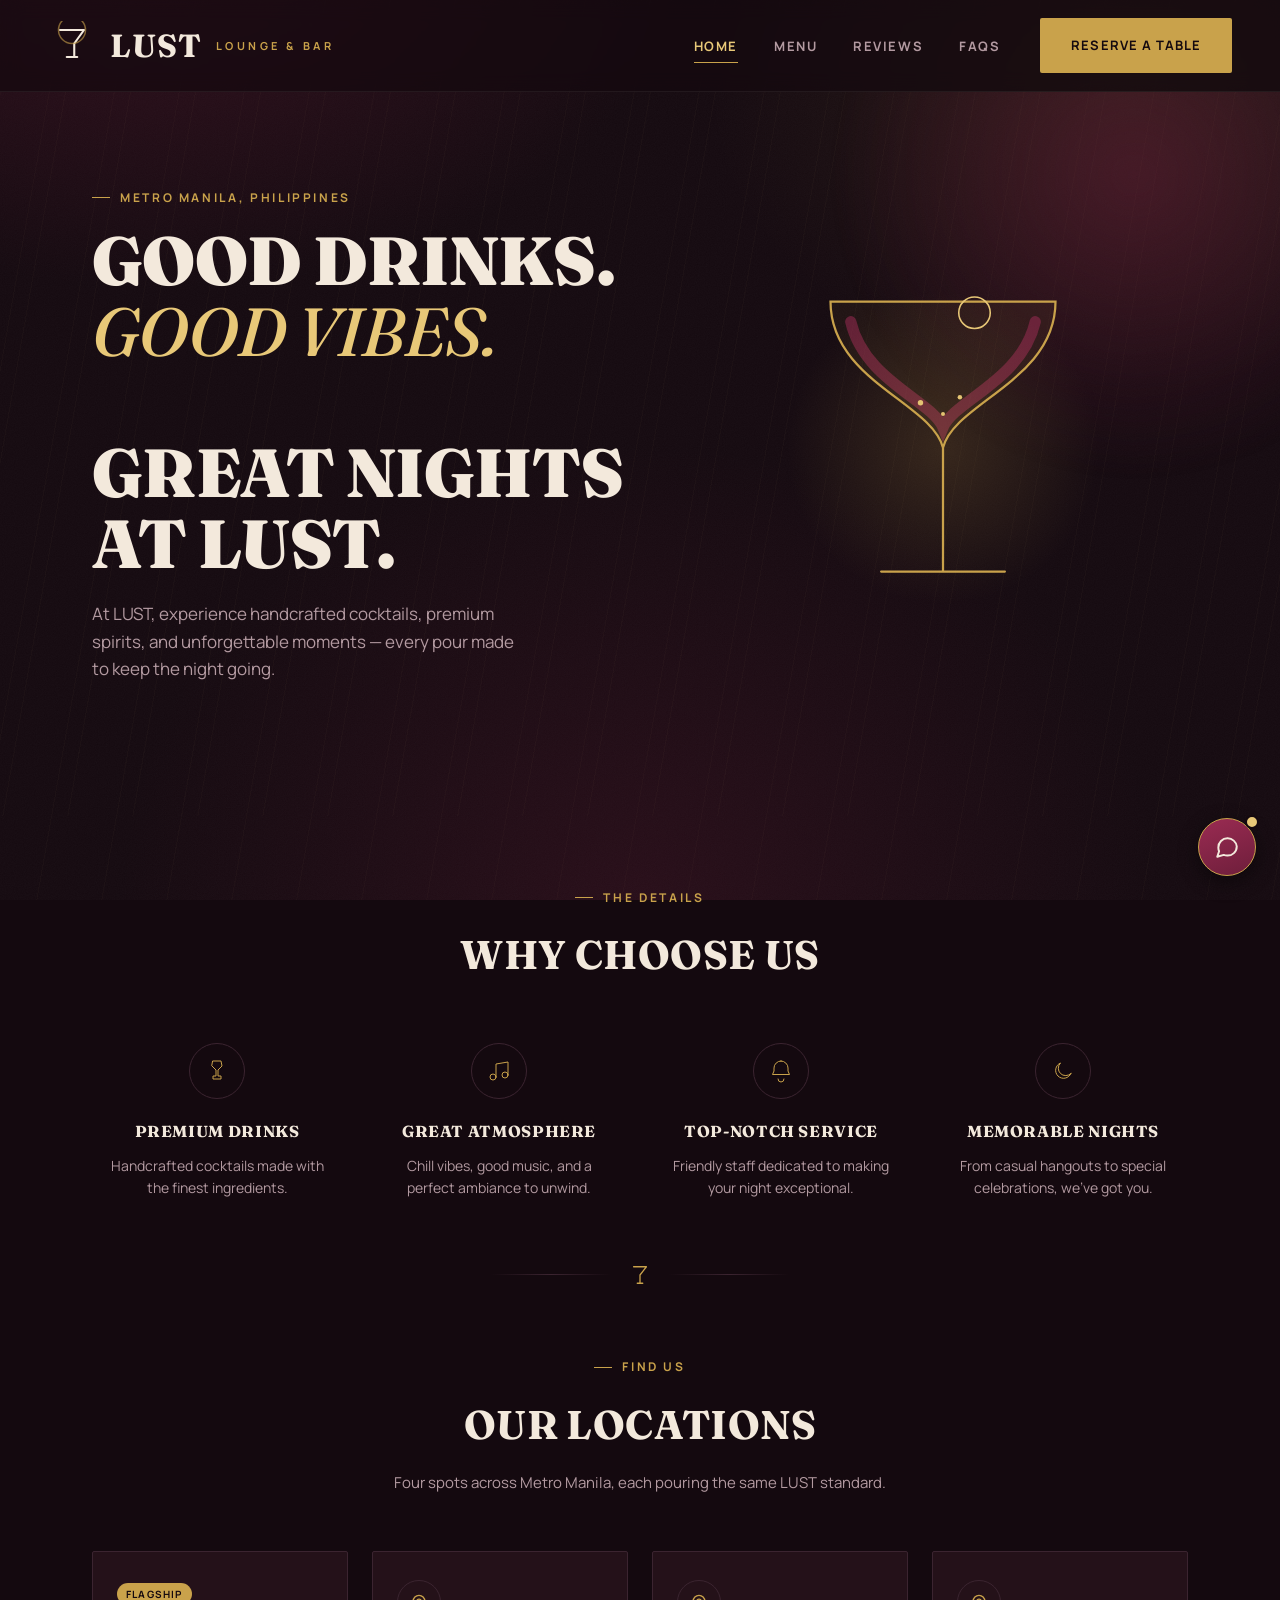
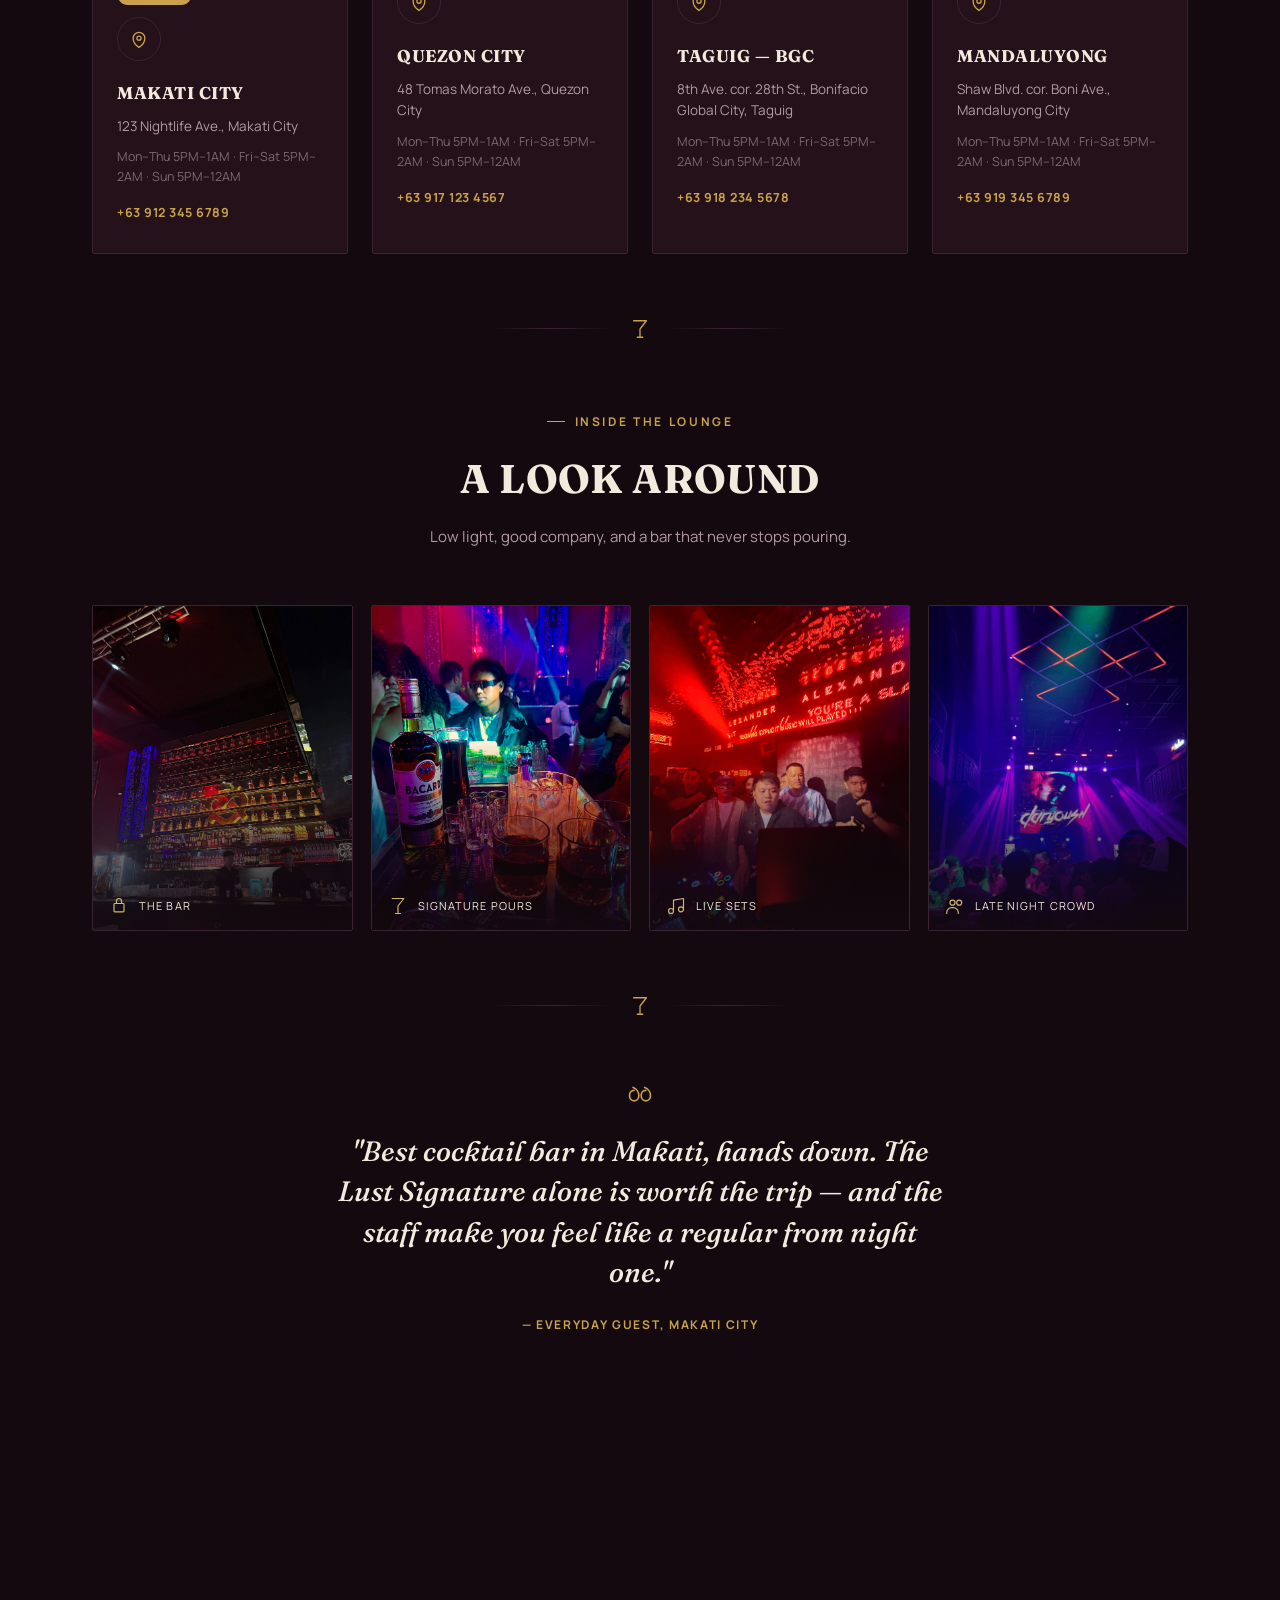
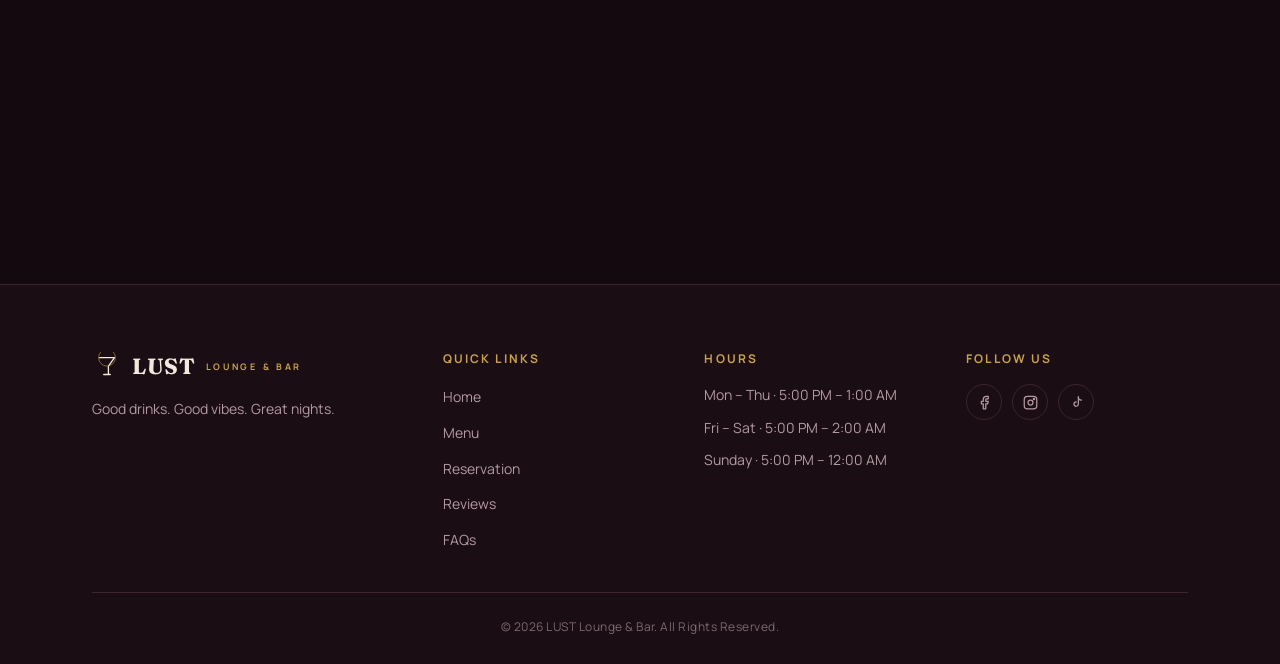
<file: index.html>
<!DOCTYPE html>
<html lang="en">
<head>
<meta charset="UTF-8">
<meta name="viewport" content="width=device-width, initial-scale=1.0">
<title>LUST Lounge &amp; Bar — Good Drinks. Good Vibes. Great Nights.</title>
<link rel="stylesheet" href="BARCSS.css">
</head>
<body>

<header class="site-header">
  <nav class="nav">
    <a href="index.html" class="logo">
      <svg class="logo-mark" viewBox="0 0 32 32" fill="none">
        <path d="M8 6h16l-6.5 9v9M12.5 24h7" stroke="#F3E9DC" stroke-width="1.4" stroke-linecap="round" stroke-linejoin="round"/>
        <circle class="rim flicker" cx="16" cy="6" r="9" stroke="#C9A24B" stroke-width="1" opacity="0.6"/>
      </svg>
      LUST<small>LOUNGE &amp; BAR</small>
    </a>

    <div class="nav-right">
      <ul class="nav-links">
        <li><a href="index.html">Home</a></li>
        <li><a href="LUST_MENU.html">Menu</a></li>
        <li><a href="LUST_REVIEWS.html">Reviews</a></li>
        <li><a href="LUST_FAQS.html">FAQs</a></li>
      </ul>

      <div class="nav-cta">
        <a href="LUST_RESERVATION.html" class="btn btn-gold">Reserve a Table</a>
        <button class="nav-toggle" aria-label="Toggle menu" aria-expanded="false">
          <span></span><span></span><span></span>
        </button>
      </div>
    </div>
  </nav>
</header>

<main>

  <!-- home / hero -->
  <section id="home" class="hero texture">
    <div class="wrap hero-grid">
      <div>
        <span class="eyebrow">Metro Manila, Philippines</span>
        <h1>Good drinks.<br><em>Good vibes.</em><br>Great nights at LUST.</h1>
        <p class="lede">At LUST, experience handcrafted cocktails, premium spirits, and unforgettable moments — every pour made to keep the night going.</p>
      </div>

      <div class="hero-art">
        <div class="glow-ring" aria-hidden="true"></div>
        <svg viewBox="0 0 320 380" fill="none" aria-hidden="true">
          <path d="M60 60 C60 130 150 150 160 190 C170 150 260 130 260 60 Z" stroke="#C9A24B" stroke-width="2" fill="rgba(201,162,75,0.06)"/>
          <line x1="160" y1="190" x2="160" y2="300" stroke="#C9A24B" stroke-width="2"/>
          <line x1="105" y1="300" x2="215" y2="300" stroke="#C9A24B" stroke-width="2" stroke-linecap="round"/>
          <path d="M78 78 C90 130 150 148 160 172 C170 148 230 130 242 78" stroke="#9A2B52" stroke-width="10" opacity="0.55" stroke-linecap="round"/>
          <circle cx="188" cy="70" r="14" stroke="#E8C878" stroke-width="1.4"/>
          <circle class="rise" cx="140" cy="150" r="2.4" fill="#E8C878"/>
          <circle class="rise rise-d" cx="160" cy="160" r="1.8" fill="#E8C878"/>
          <circle class="rise rise-d2" cx="175" cy="145" r="2" fill="#E8C878"/>
        </svg>
      </div>
    </div>
  </section>

  <!-- why choose us -->
  <section class="section section-tight reveal">
    <div class="wrap">
      <div class="section-head">
        <span class="eyebrow">The Details</span>
        <h2>Why Choose Us</h2>
      </div>

      <div class="feature-grid">
        <div class="feature">
          <div class="icon"><svg viewBox="0 0 24 24" fill="none" stroke-linecap="round" stroke-linejoin="round"><path d="M8 2h8l1 5-4 4v6h3v3H8v-3h3v-6L7 7z"/></svg></div>
          <h3>Premium Drinks</h3>
          <p>Handcrafted cocktails made with the finest ingredients.</p>
        </div>
        <div class="feature">
          <div class="icon"><svg viewBox="0 0 24 24" fill="none" stroke-linecap="round" stroke-linejoin="round"><path d="M9 18V5l12-2v13"/><circle cx="6" cy="18" r="3"/><circle cx="18" cy="16" r="3"/></svg></div>
          <h3>Great Atmosphere</h3>
          <p>Chill vibes, good music, and a perfect ambiance to unwind.</p>
        </div>
        <div class="feature">
          <div class="icon"><svg viewBox="0 0 24 24" fill="none" stroke-linecap="round" stroke-linejoin="round"><path d="M12 2a7 7 0 0 1 7 7v3l1.5 3.5H3.5L5 12V9a7 7 0 0 1 7-7Z"/><path d="M9 20a3 3 0 0 0 6 0"/></svg></div>
          <h3>Top-Notch Service</h3>
          <p>Friendly staff dedicated to making your night exceptional.</p>
        </div>
        <div class="feature">
          <div class="icon"><svg viewBox="0 0 24 24" fill="none" stroke-linecap="round" stroke-linejoin="round"><path d="M20 14.5A8 8 0 1 1 9.5 4a6.5 6.5 0 0 0 10.5 10.5Z"/></svg></div>
          <h3>Memorable Nights</h3>
          <p>From casual hangouts to special celebrations, we've got you.</p>
        </div>
      </div>
    </div>
  </section>

  <div class="ornament-divider">
    <div class="rule"></div>
    <svg viewBox="0 0 24 24" fill="none" stroke="#C9A24B" stroke-width="1.4" stroke-linecap="round" stroke-linejoin="round"><path d="M5 3h14l-7 9v9M9 21h6"/></svg>
    <div class="rule"></div>
  </div>

  <!-- locations -->
  <section class="section section-tight reveal">
    <div class="wrap">
      <div class="section-head">
        <span class="eyebrow">Find Us</span>
        <h2>Our Locations</h2>
        <p>Four spots across Metro Manila, each pouring the same LUST standard.</p>
      </div>

      <div class="location-grid">
        <div class="location-card">
          <span class="flagship-tag">Flagship</span>
          <div class="icon"><svg viewBox="0 0 24 24" fill="none" stroke-width="1.6" stroke-linecap="round" stroke-linejoin="round"><path d="M12 22s7-4.5 7-11a7 7 0 0 0-14 0c0 6.5 7 11 7 11z"/><circle cx="12" cy="11" r="2.5"/></svg></div>
          <h3>Makati City</h3>
          <p>123 Nightlife Ave., Makati City</p>
          <p class="loc-hours">Mon–Thu 5PM–1AM · Fri–Sat 5PM–2AM · Sun 5PM–12AM</p>
          <a class="loc-phone" href="tel:+639123456789">+63 912 345 6789</a>
        </div>

        <div class="location-card">
          <div class="icon"><svg viewBox="0 0 24 24" fill="none" stroke-width="1.6" stroke-linecap="round" stroke-linejoin="round"><path d="M12 22s7-4.5 7-11a7 7 0 0 0-14 0c0 6.5 7 11 7 11z"/><circle cx="12" cy="11" r="2.5"/></svg></div>
          <h3>Quezon City</h3>
          <p>48 Tomas Morato Ave., Quezon City</p>
          <p class="loc-hours">Mon–Thu 5PM–1AM · Fri–Sat 5PM–2AM · Sun 5PM–12AM</p>
          <a class="loc-phone" href="tel:+639171234567">+63 917 123 4567</a>
        </div>

        <div class="location-card">
          <div class="icon"><svg viewBox="0 0 24 24" fill="none" stroke-width="1.6" stroke-linecap="round" stroke-linejoin="round"><path d="M12 22s7-4.5 7-11a7 7 0 0 0-14 0c0 6.5 7 11 7 11z"/><circle cx="12" cy="11" r="2.5"/></svg></div>
          <h3>Taguig — BGC</h3>
          <p>8th Ave. cor. 28th St., Bonifacio Global City, Taguig</p>
          <p class="loc-hours">Mon–Thu 5PM–1AM · Fri–Sat 5PM–2AM · Sun 5PM–12AM</p>
          <a class="loc-phone" href="tel:+639182345678">+63 918 234 5678</a>
        </div>

        <div class="location-card">
          <div class="icon"><svg viewBox="0 0 24 24" fill="none" stroke-width="1.6" stroke-linecap="round" stroke-linejoin="round"><path d="M12 22s7-4.5 7-11a7 7 0 0 0-14 0c0 6.5 7 11 7 11z"/><circle cx="12" cy="11" r="2.5"/></svg></div>
          <h3>Mandaluyong</h3>
          <p>Shaw Blvd. cor. Boni Ave., Mandaluyong City</p>
          <p class="loc-hours">Mon–Thu 5PM–1AM · Fri–Sat 5PM–2AM · Sun 5PM–12AM</p>
          <a class="loc-phone" href="tel:+639193456789">+63 919 345 6789</a>
        </div>
      </div>
    </div>
  </section>

  <div class="ornament-divider">
    <div class="rule"></div>
    <svg viewBox="0 0 24 24" fill="none" stroke="#C9A24B" stroke-width="1.4" stroke-linecap="round" stroke-linejoin="round"><path d="M5 3h14l-7 9v9M9 21h6"/></svg>
    <div class="rule"></div>
  </div>

  <!-- gallery -->
  <section class="section section-tight reveal">
    <div class="wrap">
      <div class="section-head">
        <span class="eyebrow">Inside The Lounge</span>
        <h2>A Look Around</h2>
        <p>Low light, good company, and a bar that never stops pouring.</p>
      </div>

      <div class="gallery">
        <div class="gallery-tile">
          <img src="bar.jpg" alt="The bar counter with premium spirits at LUST Lounge & Bar">
          <div class="gallery-tile-content">
            <svg viewBox="0 0 24 24" fill="none" stroke-width="1.4" stroke-linecap="round" stroke-linejoin="round"><rect x="6" y="9" width="12" height="10" rx="1"/><path d="M9 9V6a3 3 0 0 1 6 0v3"/></svg>
            <span>The Bar</span>
          </div>
        </div>
        <div class="gallery-tile">
          <img src="drink.jpg" alt="Glow-in-the-dark drinks on the neon LUST Pong table">
          <div class="gallery-tile-content">
            <svg viewBox="0 0 24 24" fill="none" stroke-width="1.4" stroke-linecap="round" stroke-linejoin="round"><path d="M5 3h14l-7 9v9M9 21h6"/></svg>
            <span>Signature Pours</span>
          </div>
        </div>
        <div class="gallery-tile">
          <img src="live.jpg" alt="Disco ball and laser lights during a live set at LUST">
          <div class="gallery-tile-content">
            <svg viewBox="0 0 24 24" fill="none" stroke-width="1.4" stroke-linecap="round" stroke-linejoin="round"><path d="M9 18V5l12-2v13"/><circle cx="6" cy="18" r="3"/><circle cx="18" cy="16" r="3"/></svg>
            <span>Live Sets</span>
          </div>
        </div>
        <div class="gallery-tile">
          <img src="crowd.jpg" alt="Guests dancing under laser lights at the LUST Nightclub entrance">
          <div class="gallery-tile-content">
            <svg viewBox="0 0 24 24" fill="none" stroke-width="1.4" stroke-linecap="round" stroke-linejoin="round"><circle cx="9" cy="8" r="3"/><path d="M2 21v-1a6 6 0 0 1 6-6h2a6 6 0 0 1 6 6v1"/><circle cx="17" cy="8" r="3"/></svg>
            <span>Late Night Crowd</span>
          </div>
        </div>
      </div>
    </div>
  </section>

  <div class="ornament-divider">
    <div class="rule"></div>
    <svg viewBox="0 0 24 24" fill="none" stroke="#C9A24B" stroke-width="1.4" stroke-linecap="round" stroke-linejoin="round"><path d="M5 3h14l-7 9v9M9 21h6"/></svg>
    <div class="rule"></div>
  </div>

  <!-- testimonial -->
  <section class="section section-tight reveal">
    <div class="wrap testimonial">
      <svg viewBox="0 0 24 24" fill="none" stroke-width="1.4" stroke-linecap="round" stroke-linejoin="round"><path d="M7 8c-2.5 0-4 2-4 4.5S4.5 17 7 17s4-2 4-4.5c0-3-2-6-5-7"/><path d="M17 8c-2.5 0-4 2-4 4.5S14.5 17 17 17s4-2 4-4.5c0-3-2-6-5-7"/></svg>
      <blockquote>"Best cocktail bar in Makati, hands down. The Lust Signature alone is worth the trip — and the staff make you feel like a regular from night one."</blockquote>
      <cite>— Everyday Guest, Makati City</cite>
    </div>
  </section>

  <!-- upcoming events -->
  <section class="section section-alt texture reveal">
    <div class="wrap">
      <div class="events-head">
        <div>
          <span class="eyebrow">What's On</span>
          <h2>Upcoming Events</h2>
        </div>
        <a href="#" id="events-view-all">View All</a>
      </div>

      <div class="event-grid">
        <div class="event-card">
          <div class="event-date"><span class="mon">JUL</span><span class="day">10</span></div>
          <div>
            <h4>Ladies Night</h4>
            <p>Free drinks for ladies all night long, starting 9:00 PM.</p>
          </div>
        </div>
        <div class="event-card">
          <div class="event-date"><span class="mon">JUL</span><span class="day">11</span></div>
          <div>
            <h4>DJ Takeover</h4>
            <p>A rotating guest DJ takes the booth all night, starting 10:00 PM.</p>
          </div>
        </div>
        <div class="event-card">
          <div class="event-date"><span class="mon">JUL</span><span class="day">14</span></div>
          <div>
            <h4>Trivia Tuesdays</h4>
            <p>Team up and test your knowledge, starting 7:30 PM.</p>
          </div>
        </div>
      </div>

      <div class="events-menu-cta">
        <a href="LUST_MENU.html" class="link-underline">View Our Menu</a>
      </div>
    </div>
  </section>

</main>

<!-- events calendar modal -->
<div class="calendar-modal" id="calendar-modal" aria-hidden="true">
  <div class="calendar-modal-overlay" data-close-calendar></div>
  <div class="calendar-modal-panel" role="dialog" aria-modal="true" aria-label="Upcoming events calendar">
    <div class="calendar-modal-head">
      <h3>Upcoming Events</h3>
      <button class="calendar-close" type="button" data-close-calendar aria-label="Close calendar">&times;</button>
    </div>

    <div class="calendar-nav">
      <button class="cal-nav-btn" type="button" id="cal-prev" aria-label="Previous month">&lsaquo;</button>
      <div>
        <span class="cal-month-label" id="cal-month-label">Month Year</span>
        <small class="cal-month-tag" id="cal-month-tag"></small>
      </div>
      <button class="cal-nav-btn" type="button" id="cal-next" aria-label="Next month">&rsaquo;</button>
    </div>

    <div class="calendar-grid-wrap">
      <div class="calendar-weekdays">
        <span>Sun</span><span>Mon</span><span>Tue</span><span>Wed</span><span>Thu</span><span>Fri</span><span>Sat</span>
      </div>
      <div class="calendar-grid" id="calendar-grid"></div>
      <div class="calendar-upcoming-overlay" id="calendar-upcoming-overlay">
        <span>Upcoming<small>Event schedule for this month hasn't been posted yet — check back soon or follow us for updates.</small></span>
      </div>
    </div>

    <div class="calendar-event-detail" id="calendar-event-detail">
      <p class="cal-hint">Tap a highlighted date to see event details.</p>
    </div>
  </div>
</div>

<footer class="site-footer">
  <div class="wrap">
    <div class="footer-grid">
      <div class="footer-brand">
        <a href="index.html" class="logo">
          <svg class="logo-mark" viewBox="0 0 32 32" fill="none">
            <path d="M8 6h16l-6.5 9v9M12.5 24h7" stroke="#F3E9DC" stroke-width="1.4" stroke-linecap="round" stroke-linejoin="round"/>
            <circle cx="16" cy="6" r="9" stroke="#C9A24B" stroke-width="1" opacity="0.6"/>
          </svg>
          LUST<small>LOUNGE &amp; BAR</small>
        </a>
        <p>Good drinks. Good vibes. Great nights.</p>
      </div>
      <div class="footer-col">
        <h4>Quick Links</h4>
        <ul>
          <li><a href="index.html">Home</a></li>
          <li><a href="LUST_MENU.html">Menu</a></li>
          <li><a href="LUST_RESERVATION.html">Reservation</a></li>
          <li><a href="LUST_REVIEWS.html">Reviews</a></li>
      <li><a href="LUST_FAQS.html">FAQs</a></li>
        </ul>
      </div>
      <div class="footer-col">
        <h4>Hours</h4>
        <ul>
          <li><p>Mon – Thu · 5:00 PM – 1:00 AM</p></li>
          <li><p>Fri – Sat · 5:00 PM – 2:00 AM</p></li>
          <li><p>Sunday · 5:00 PM – 12:00 AM</p></li>
        </ul>
      </div>
      <div class="footer-col">
        <h4>Follow Us</h4>
        <div class="social-row">
          <a href="#" aria-label="Facebook"><svg viewBox="0 0 24 24" fill="none" stroke-width="2" stroke-linecap="round" stroke-linejoin="round"><path d="M18 2h-3a5 5 0 0 0-5 5v3H7v4h3v8h4v-8h3l1-4h-4V7a1 1 0 0 1 1-1h3z"/></svg></a>
          <a href="#" aria-label="Instagram"><svg viewBox="0 0 24 24" fill="none" stroke-width="2" stroke-linecap="round" stroke-linejoin="round"><rect x="2" y="2" width="20" height="20" rx="5"/><circle cx="12" cy="12" r="4"/><circle cx="17.5" cy="6.5" r="1"/></svg></a>
          <a href="#" aria-label="TikTok"><svg viewBox="0 0 24 24" fill="none" stroke-width="2" stroke-linecap="round" stroke-linejoin="round"><path d="M15 3v11.5a3.5 3.5 0 1 1-3.5-3.5"/><path d="M15 3c0 3 2 5 5 5"/></svg></a>
        </div>
      </div>
    </div>
    <div class="footer-bottom">© 2026 LUST Lounge &amp; Bar. All Rights Reserved.</div>
  </div>
</footer>

<script src="BARJS.js"></script>
</body>
</html>
</file>
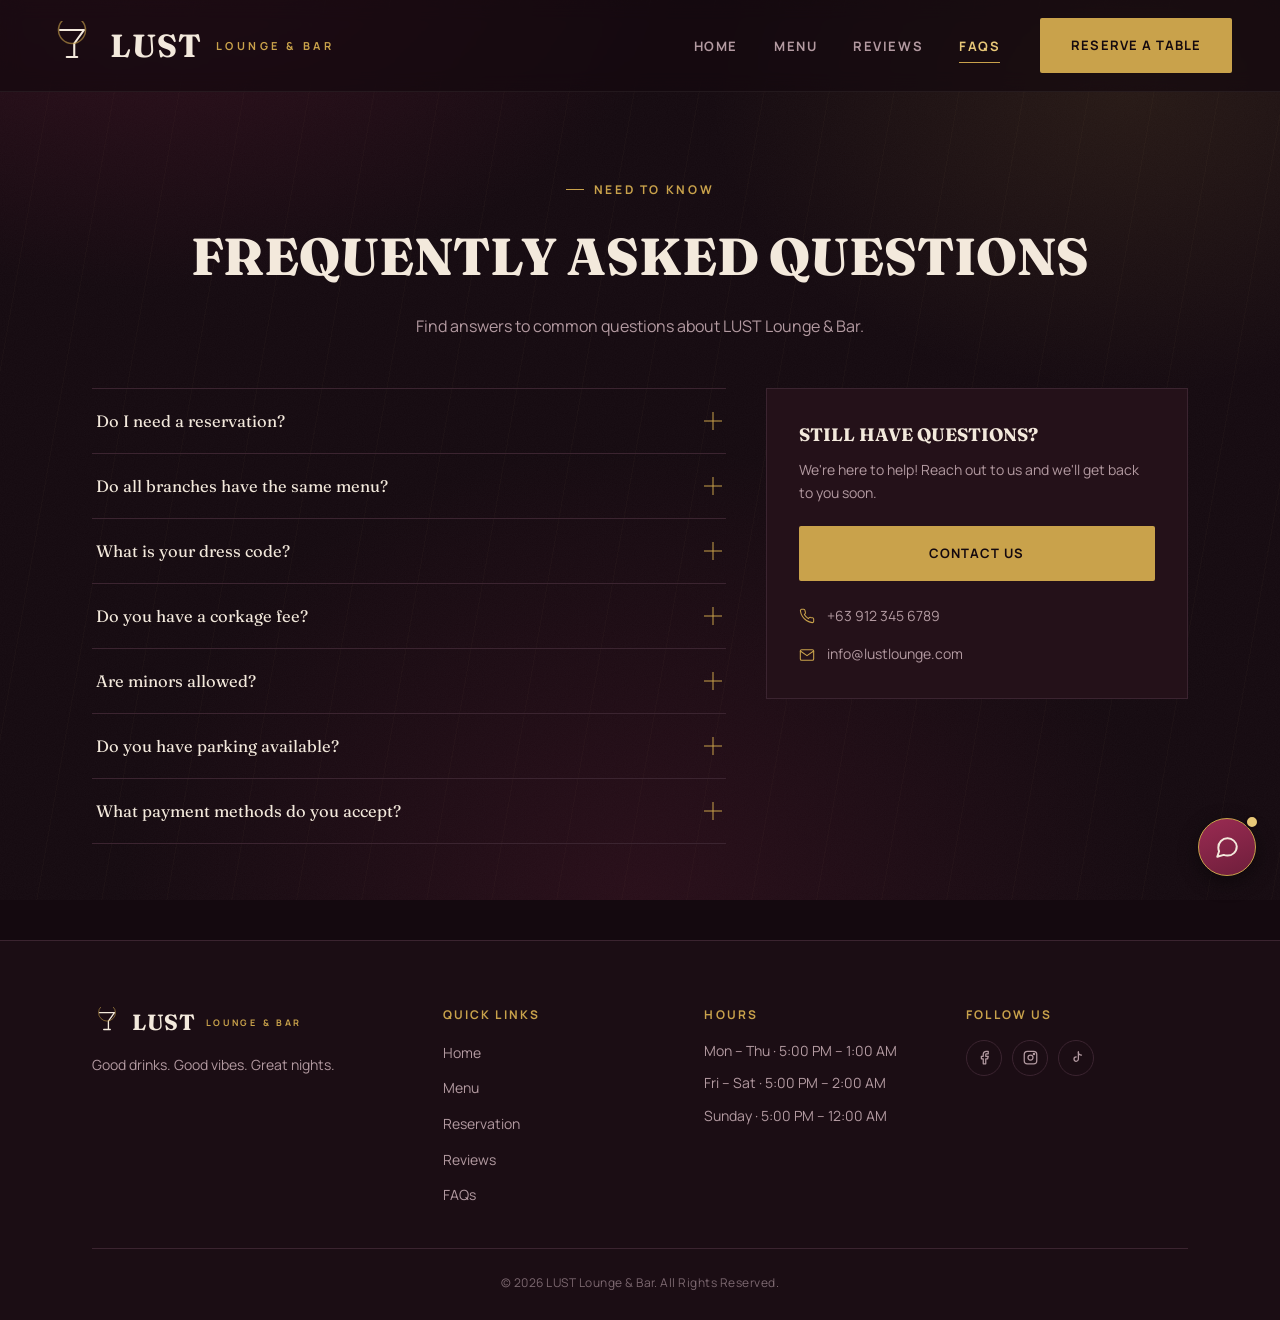
<file: LUST_FAQS.html>
<!DOCTYPE html>
<html lang="en">
<head>
<meta charset="UTF-8">
<meta name="viewport" content="width=device-width, initial-scale=1.0">
<title>FAQs — LUST Lounge &amp; Bar</title>
<link rel="stylesheet" href="BARCSS.css">
</head>
<body>

<header class="site-header">
  <nav class="nav">
    <a href="index.html" class="logo">
      <svg class="logo-mark" viewBox="0 0 32 32" fill="none">
        <path d="M8 6h16l-6.5 9v9M12.5 24h7" stroke="#F3E9DC" stroke-width="1.4" stroke-linecap="round" stroke-linejoin="round"/>
        <circle class="rim flicker" cx="16" cy="6" r="9" stroke="#C9A24B" stroke-width="1" opacity="0.6"/>
      </svg>
      LUST<small>LOUNGE &amp; BAR</small>
    </a>

    <div class="nav-right">
      <ul class="nav-links">
        <li><a href="index.html">Home</a></li>
        <li><a href="LUST_MENU.html">Menu</a></li>
        <li><a href="LUST_REVIEWS.html">Reviews</a></li>
        <li><a href="LUST_FAQS.html">FAQs</a></li>
      </ul>

      <div class="nav-cta">
        <a href="LUST_RESERVATION.html" class="btn btn-gold">Reserve a Table</a>
        <button class="nav-toggle" aria-label="Toggle menu" aria-expanded="false">
          <span></span><span></span><span></span>
        </button>
      </div>
    </div>
  </nav>
</header>

<main>

  <!-- faqs -->
  <section class="page-hero">
    <div class="wrap">
      <span class="eyebrow">Need to Know</span>
      <h1>Frequently Asked Questions</h1>
      <p>Find answers to common questions about LUST Lounge &amp; Bar.</p>
    </div>
  </section>

  <section class="section reveal" style="padding-top:0">
    <div class="wrap">
      <div class="faq-grid">

        <div class="accordion">
          <div class="accordion-item">
            <button class="accordion-trigger" aria-expanded="false">
              Do I need a reservation?
              <span class="plus"></span>
            </button>
            <div class="accordion-panel">
              <p>Walk-ins are always welcome, but we recommend reserving a table ahead of time, especially on weekends and during special events, to guarantee seating.</p>
            </div>
          </div>

          <div class="accordion-item">
            <button class="accordion-trigger" aria-expanded="false">
              Do all branches have the same menu?
              <span class="plus"></span>
            </button>
            <div class="accordion-panel">
              <p>Yes — our Makati, Quezon City, Taguig, and Mandaluyong branches all serve the same core menu, including our Filipino Classics selection, though a few seasonal items may vary by location.</p>
            </div>
          </div>

          <div class="accordion-item">
            <button class="accordion-trigger" aria-expanded="false">
              What is your dress code?
              <span class="plus"></span>
            </button>
            <div class="accordion-panel">
              <p>We keep it smart casual — collared shirts and closed shoes are encouraged. Flip-flops, sleeveless shirts, and sportswear aren't allowed after 7:00 PM.</p>
            </div>
          </div>

          <div class="accordion-item">
            <button class="accordion-trigger" aria-expanded="false">
              Do you have a corkage fee?
              <span class="plus"></span>
            </button>
            <div class="accordion-panel">
              <p>Yes, outside bottles are subject to a corkage fee. Rates vary by bottle type, so please check with our staff or contact us ahead of your visit.</p>
            </div>
          </div>

          <div class="accordion-item">
            <button class="accordion-trigger" aria-expanded="false">
              Are minors allowed?
              <span class="plus"></span>
            </button>
            <div class="accordion-panel">
              <p>LUST Lounge &amp; Bar is a 21-and-up venue after 6:00 PM. Valid government-issued ID is required at the door.</p>
            </div>
          </div>

          <div class="accordion-item">
            <button class="accordion-trigger" aria-expanded="false">
              Do you have parking available?
              <span class="plus"></span>
            </button>
            <div class="accordion-panel">
              <p>Yes, complimentary parking is available for guests right outside the venue, with valet service offered on weekends at select branches.</p>
            </div>
          </div>

          <div class="accordion-item">
            <button class="accordion-trigger" aria-expanded="false">
              What payment methods do you accept?
              <span class="plus"></span>
            </button>
            <div class="accordion-panel">
              <p>We accept cash, all major credit and debit cards, and popular e-wallets including GCash and Maya.</p>
            </div>
          </div>
        </div>

        <div class="faq-card">
          <h3>Still Have Questions?</h3>
          <p>We're here to help! Reach out to us and we'll get back to you soon.</p>
          <a href="mailto:info@lustlounge.com" class="btn btn-gold btn-block" style="margin-bottom:24px">Contact Us</a>
          <div class="contact-list">
            <a href="tel:+639123456789">
              <svg viewBox="0 0 24 24" fill="none" stroke-width="1.6" stroke-linecap="round" stroke-linejoin="round"><path d="M22 16.9v3a2 2 0 0 1-2.2 2 19.8 19.8 0 0 1-8.6-3.1 19.5 19.5 0 0 1-6-6A19.8 19.8 0 0 1 2.1 4.2 2 2 0 0 1 4 2h3a2 2 0 0 1 2 1.7c.1.9.3 1.8.6 2.7a2 2 0 0 1-.4 2.1L8 9.9a16 16 0 0 0 6 6l1.4-1.4a2 2 0 0 1 2.1-.4c.9.3 1.8.5 2.7.6A2 2 0 0 1 22 16.9z"/></svg>
              +63 912 345 6789
            </a>
            <a href="mailto:info@lustlounge.com">
              <svg viewBox="0 0 24 24" fill="none" stroke-width="1.6" stroke-linecap="round" stroke-linejoin="round"><rect x="2" y="4" width="20" height="16" rx="2"/><path d="m22 6-10 7L2 6"/></svg>
              info@lustlounge.com
            </a>
          </div>
        </div>

      </div>
    </div>
  </section>

</main>

<footer class="site-footer">
  <div class="wrap">
    <div class="footer-grid">
      <div class="footer-brand">
        <a href="index.html" class="logo">
          <svg class="logo-mark" viewBox="0 0 32 32" fill="none">
            <path d="M8 6h16l-6.5 9v9M12.5 24h7" stroke="#F3E9DC" stroke-width="1.4" stroke-linecap="round" stroke-linejoin="round"/>
            <circle cx="16" cy="6" r="9" stroke="#C9A24B" stroke-width="1" opacity="0.6"/>
          </svg>
          LUST<small>LOUNGE &amp; BAR</small>
        </a>
        <p>Good drinks. Good vibes. Great nights.</p>
      </div>
      <div class="footer-col">
        <h4>Quick Links</h4>
        <ul>
          <li><a href="index.html">Home</a></li>
          <li><a href="LUST_MENU.html">Menu</a></li>
          <li><a href="LUST_RESERVATION.html">Reservation</a></li>
          <li><a href="LUST_REVIEWS.html">Reviews</a></li>
      <li><a href="LUST_FAQS.html">FAQs</a></li>
        </ul>
      </div>
      <div class="footer-col">
        <h4>Hours</h4>
        <ul>
          <li><p>Mon – Thu · 5:00 PM – 1:00 AM</p></li>
          <li><p>Fri – Sat · 5:00 PM – 2:00 AM</p></li>
          <li><p>Sunday · 5:00 PM – 12:00 AM</p></li>
        </ul>
      </div>
      <div class="footer-col">
        <h4>Follow Us</h4>
        <div class="social-row">
          <a href="#" aria-label="Facebook"><svg viewBox="0 0 24 24" fill="none" stroke-width="2" stroke-linecap="round" stroke-linejoin="round"><path d="M18 2h-3a5 5 0 0 0-5 5v3H7v4h3v8h4v-8h3l1-4h-4V7a1 1 0 0 1 1-1h3z"/></svg></a>
          <a href="#" aria-label="Instagram"><svg viewBox="0 0 24 24" fill="none" stroke-width="2" stroke-linecap="round" stroke-linejoin="round"><rect x="2" y="2" width="20" height="20" rx="5"/><circle cx="12" cy="12" r="4"/><circle cx="17.5" cy="6.5" r="1"/></svg></a>
          <a href="#" aria-label="TikTok"><svg viewBox="0 0 24 24" fill="none" stroke-width="2" stroke-linecap="round" stroke-linejoin="round"><path d="M15 3v11.5a3.5 3.5 0 1 1-3.5-3.5"/><path d="M15 3c0 3 2 5 5 5"/></svg></a>
        </div>
      </div>
    </div>
    <div class="footer-bottom">© 2026 LUST Lounge &amp; Bar. All Rights Reserved.</div>
  </div>
</footer>

<script src="BARJS.js"></script>
</body>
</html>
</file>
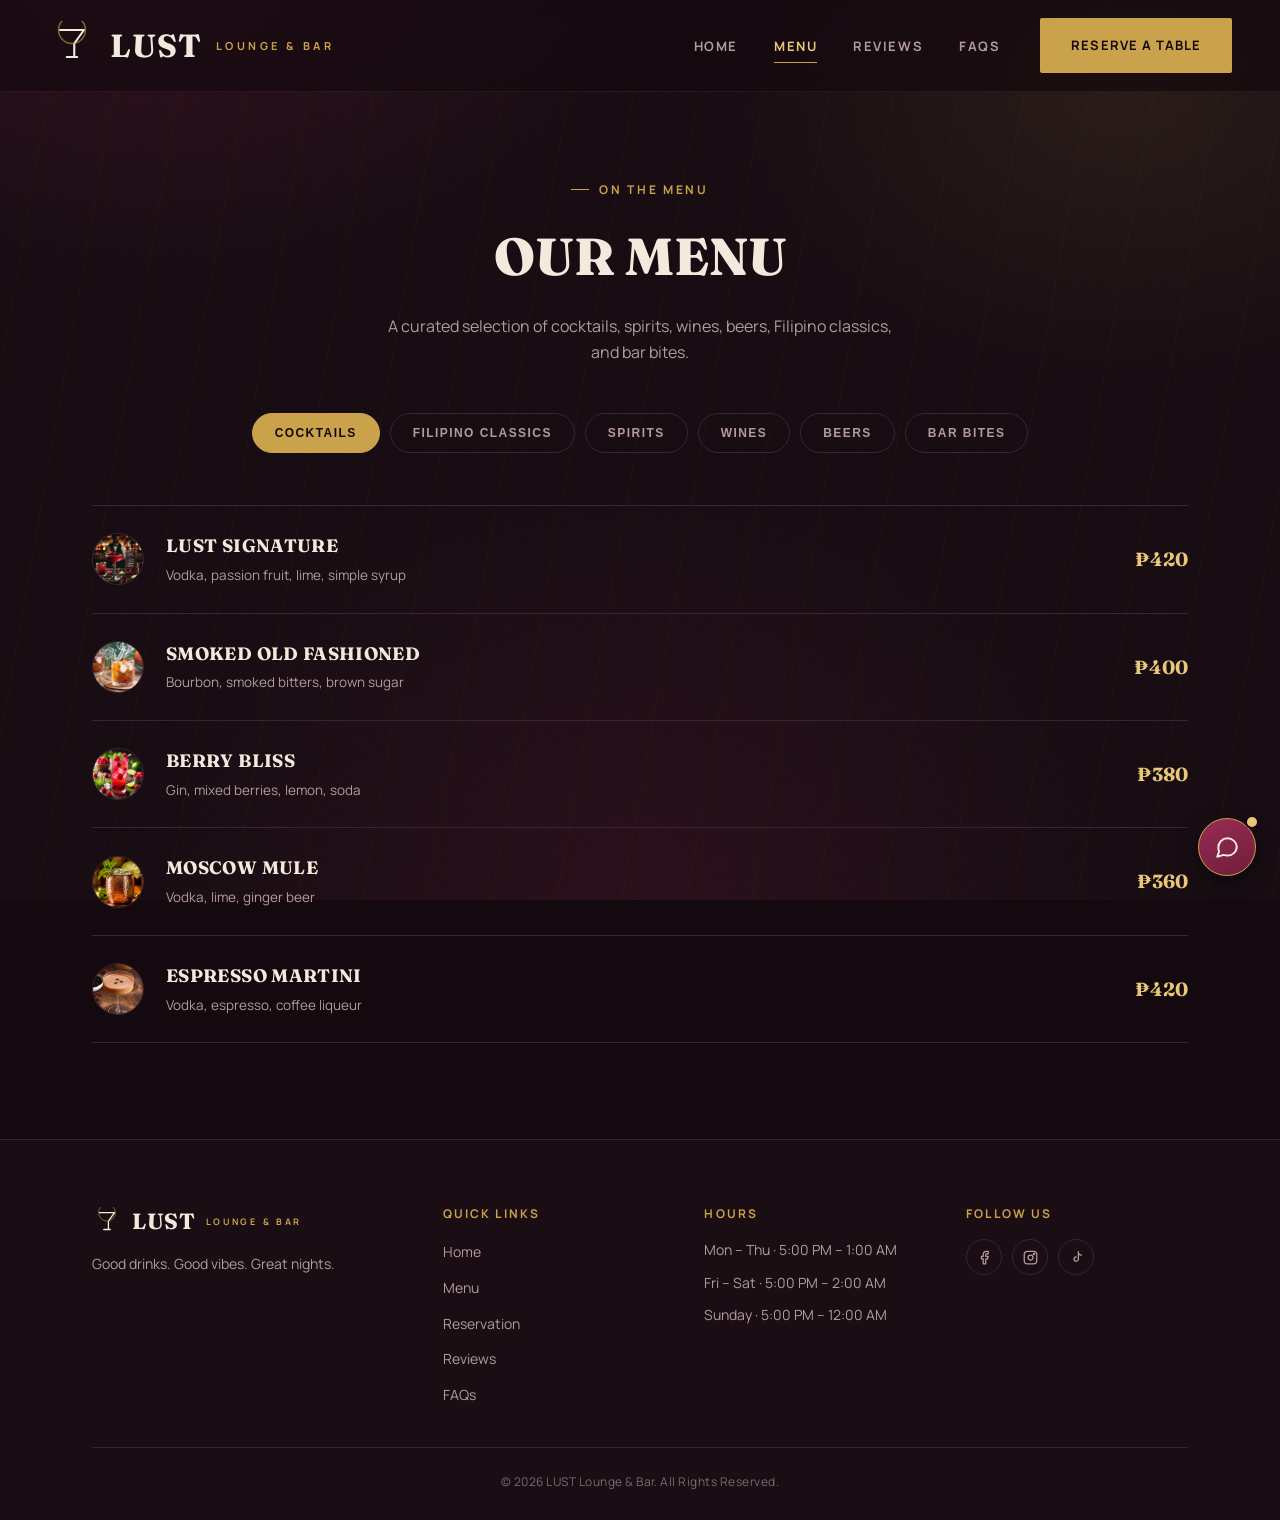
<file: LUST_MENU.html>
<!DOCTYPE html>
<html lang="en">
<head>
<meta charset="UTF-8">
<meta name="viewport" content="width=device-width, initial-scale=1.0">
<title>Menu — LUST Lounge &amp; Bar</title>
<link rel="stylesheet" href="BARCSS.css">
</head>
<body>

<header class="site-header">
  <nav class="nav">
    <a href="index.html" class="logo">
      <svg class="logo-mark" viewBox="0 0 32 32" fill="none">
        <path d="M8 6h16l-6.5 9v9M12.5 24h7" stroke="#F3E9DC" stroke-width="1.4" stroke-linecap="round" stroke-linejoin="round"/>
        <circle class="rim flicker" cx="16" cy="6" r="9" stroke="#C9A24B" stroke-width="1" opacity="0.6"/>
      </svg>
      LUST<small>LOUNGE &amp; BAR</small>
    </a>

    <div class="nav-right">
      <ul class="nav-links">
        <li><a href="index.html">Home</a></li>
        <li><a href="LUST_MENU.html">Menu</a></li>
        <li><a href="LUST_REVIEWS.html">Reviews</a></li>
        <li><a href="LUST_FAQS.html">FAQs</a></li>
      </ul>

      <div class="nav-cta">
        <a href="LUST_RESERVATION.html" class="btn btn-gold">Reserve a Table</a>
        <button class="nav-toggle" aria-label="Toggle menu" aria-expanded="false">
          <span></span><span></span><span></span>
        </button>
      </div>
    </div>
  </nav>
</header>

<main>

  <!-- menu -->
  <section class="page-hero">
    <div class="wrap">
      <span class="eyebrow">On the Menu</span>
      <h1>Our Menu</h1>
      <p>A curated selection of cocktails, spirits, wines, beers, Filipino classics, and bar bites.</p>
    </div>
  </section>

  <section class="section reveal" style="padding-top:0">
    <div class="wrap">

      <div class="tab-row" role="tablist">
        <button class="tab-btn is-active" data-tab="cocktails" role="tab" aria-selected="true">Cocktails</button>
        <button class="tab-btn" data-tab="filipino" role="tab" aria-selected="false">Filipino Classics</button>
        <button class="tab-btn" data-tab="spirits" role="tab" aria-selected="false">Spirits</button>
        <button class="tab-btn" data-tab="wines" role="tab" aria-selected="false">Wines</button>
        <button class="tab-btn" data-tab="beers" role="tab" aria-selected="false">Beers</button>
        <button class="tab-btn" data-tab="bites" role="tab" aria-selected="false">Bar Bites</button>
      </div>

      <!-- cocktails -->
<div class="menu-panel is-active" id="cocktails">
  <div class="menu-list">
    <div class="menu-item"><div class="glass"><img src="lust_signature.webp" alt=""></div><div class="info"><h3>Lust Signature</h3><p>Vodka, passion fruit, lime, simple syrup</p></div><div class="price">₱420</div></div>
    <div class="menu-item"><div class="glass"><img src="smoked_old_fashioned.webp" alt=""></div><div class="info"><h3>Smoked Old Fashioned</h3><p>Bourbon, smoked bitters, brown sugar</p></div><div class="price">₱400</div></div>
    <div class="menu-item"><div class="glass"><img src="berry_bliss.webp" alt=""></div><div class="info"><h3>Berry Bliss</h3><p>Gin, mixed berries, lemon, soda</p></div><div class="price">₱380</div></div>
    <div class="menu-item"><div class="glass"><img src="moscow_mule.jpg" alt=""></div><div class="info"><h3>Moscow Mule</h3><p>Vodka, lime, ginger beer</p></div><div class="price">₱360</div></div>
    <div class="menu-item"><div class="glass"><img src="espresso martini.jpg" alt=""></div><div class="info"><h3>Espresso Martini</h3><p>Vodka, espresso, coffee liqueur</p></div><div class="price">₱420</div></div>
  </div>
</div>

<!-- filipino classics -->
<div class="menu-panel" id="filipino">
<div class="menu-list">
<div class="menu-item"><div class="glass"><img src="lambanog_sour.webp" alt=""></div><div class="info"><h3>Lambanog Sour</h3><p>Lambanog, calamansi, egg white</p></div><div class="price">₱380</div></div>
<div class="menu-item"><div class="glass"><img src="manila_mule.webp" alt=""></div><div class="info"><h3>Manila Mule</h3><p>Lambanog, ginger beer, calamansi</p></div><div class="price">₱360</div></div>
<div class="menu-item"><div class="glass"><img src="tanduay_rhum_special.jpg" alt=""></div><div class="info"><h3>Tanduay Rhum Coke</h3><p>Tanduay rhum, cola, calamansi</p></div><div class="price">₱220</div></div>
<div class="menu-item"><div class="glass"><img src="ginebra_fizz.webp" alt=""></div><div class="info"><h3>Ginebra Fizz</h3><p>Ginebra San Miguel gin, calamansi, soda</p></div><div class="price">₱240</div></div>
<div class="menu-item"><div class="glass"><img src="basi_sangria.webp" alt=""></div><div class="info"><h3>Basi Sangria</h3><p>Basi, tropical fruit, brandy</p></div><div class="price">₱340</div></div>
</div>
</div>

<!-- spirits -->
<div class="menu-panel" id="spirits">
<div class="menu-list">
<div class="menu-item"><div class="glass"><img src="single_malt_whiskt.jpg" alt=""></div><div class="info"><h3>Single Malt Whisky</h3><p>Neat or on the rocks</p></div><div class="price">₱320</div></div>
<div class="menu-item"><div class="glass"><img src="premium_vodka.jpg" alt=""></div><div class="info"><h3>Premium Vodka</h3><p>Chilled shot</p></div><div class="price">₱240</div></div>
<div class="menu-item"><div class="glass"><img src="london_dry_gin.jpg" alt=""></div><div class="info"><h3>London Dry Gin</h3><p>Neat or with tonic</p></div><div class="price">₱260</div></div>
<div class="menu-item"><div class="glass"><img src="aged_rum.jpg" alt=""></div><div class="info"><h3>Aged Rum</h3><p>Neat or with cola</p></div><div class="price">₱280</div></div>
<div class="menu-item"><div class="glass"><img src="blanco_tequila.jpg" alt=""></div><div class="info"><h3>Blanco Tequila</h3><p>Shot with salt & lime</p></div><div class="price">₱220</div></div>
</div>
</div>

<!-- wines -->
      <div class="menu-panel" id="wines">
        <div class="menu-list">
          <div class="menu-item">
            <div class="glass"><img src="house_red.jpg" alt="House Red" loading="lazy"></div>
            <div class="info"><h3>House Red</h3><p>Glass · Cabernet Sauvignon blend</p></div>
            <div class="price">₱280</div>
          </div>
          <div class="menu-item">
            <div class="glass"><img src="house_white.jpg" alt="House White" loading="lazy"></div>
            <div class="info"><h3>House White</h3><p>Glass · Sauvignon Blanc</p></div>
            <div class="price">₱280</div>
          </div>
          <div class="menu-item">
            <div class="glass"><img src="rose.jpg" alt="Rosé" loading="lazy"></div>
            <div class="info"><h3>Rosé</h3><p>Glass · Provence-style dry rosé</p></div>
            <div class="price">₱300</div>
          </div>
          <div class="menu-item">
            <div class="glass"><img src="prosecco.jpg" alt="Prosecco" loading="lazy"></div>
            <div class="info"><h3>Prosecco</h3><p>Bottle · Sparkling, chilled</p></div>
            <div class="price">₱1,200</div>
          </div>
        </div>
      </div>

      <!-- beers -->
      <div class="menu-panel" id="beers">
        <div class="menu-list">
          <div class="menu-item">
            <div class="glass"><img src="sanmig_light.jpg" alt="San Miguel Light" loading="lazy"></div>
            <div class="info"><h3>San Miguel Light</h3><p>Bottle, 330ml</p></div>
            <div class="price">₱120</div>
          </div>
          <div class="menu-item">
            <div class="glass"><img src="sanmig_palepilsen.jpg" alt="San Miguel Pale Pilsen" loading="lazy"></div>
            <div class="info"><h3>San Miguel Pale Pilsen</h3><p>Bottle, 330ml</p></div>
            <div class="price">₱110</div>
          </div>
          <div class="menu-item">
            <div class="glass"><img src="red_horse.jpg" alt="Red Horse" loading="lazy"></div>
            <div class="info"><h3>Red Horse</h3><p>Bottle, 330ml</p></div>
            <div class="price">₱130</div>
          </div>
          <div class="menu-item">
            <div class="glass"><img src="sanmig_apple.jpg" alt="San Mig Apple" loading="lazy"></div>
            <div class="info"><h3>San Mig Apple</h3><p>Bottle, 330ml</p></div>
            <div class="price">₱120</div>
          </div>
          <div class="menu-item">
            <div class="glass"><img src="corona.jpg" alt="Corona" loading="lazy"></div>
            <div class="info"><h3>Corona</h3><p>Bottle with lime, 330ml</p></div>
            <div class="price">₱150</div>
          </div>
          <div class="menu-item">
            <div class="glass"><img src="heineken.jpg" alt="Heineken" loading="lazy"></div>
            <div class="info"><h3>Heineken</h3><p>Bottle, 330ml</p></div>
            <div class="price">₱150</div>
          </div>
        </div>
      </div>

      <!-- bar bites -->
      <div class="menu-panel" id="bites">
        <div class="menu-list">
          <div class="menu-item">
            <div class="glass"><img src="loaded_nachos.jpg" alt="Loaded Nachos" loading="lazy"></div>
            <div class="info"><h3>Loaded Nachos</h3><p>Cheese sauce, salsa, jalapeños, sour cream</p></div>
            <div class="price">₱280</div>
          </div>
          <div class="menu-item">
            <div class="glass"><img src="beef_sliders.jpg" alt="Beef Sliders" loading="lazy"></div>
            <div class="info"><h3>Beef Sliders</h3><p>Trio, house sauce, brioche bun</p></div>
            <div class="price">₱340</div>
          </div>
          <div class="menu-item">
            <div class="glass"><img src="crispy_calamari.jpg" alt="Crispy Calamari" loading="lazy"></div>
            <div class="info"><h3>Crispy Calamari</h3><p>Squid rings, aioli dip</p></div>
            <div class="price">₱300</div>
          </div>
          <div class="menu-item">
            <div class="glass"><img src="truffle_fries.jpg" alt="Truffle Fries" loading="lazy"></div>
            <div class="info"><h3>Truffle Fries</h3><p>Parmesan, truffle oil, herbs</p></div>
            <div class="price">₱220</div>
          </div>
        </div>
      </div>
    </div>
  </section>

</main>

<footer class="site-footer">
  <div class="wrap">
    <div class="footer-grid">
      <div class="footer-brand">
        <a href="index.html" class="logo">
          <svg class="logo-mark" viewBox="0 0 32 32" fill="none">
            <path d="M8 6h16l-6.5 9v9M12.5 24h7" stroke="#F3E9DC" stroke-width="1.4" stroke-linecap="round" stroke-linejoin="round"/>
            <circle cx="16" cy="6" r="9" stroke="#C9A24B" stroke-width="1" opacity="0.6"/>
          </svg>
          LUST<small>LOUNGE &amp; BAR</small>
        </a>
        <p>Good drinks. Good vibes. Great nights.</p>
      </div>
      <div class="footer-col">
        <h4>Quick Links</h4>
        <ul>
          <li><a href="index.html">Home</a></li>
          <li><a href="LUST_MENU.html">Menu</a></li>
          <li><a href="LUST_RESERVATION.html">Reservation</a></li>
          <li><a href="LUST_REVIEWS.html">Reviews</a></li>
      <li><a href="LUST_FAQS.html">FAQs</a></li>
        </ul>
      </div>
      <div class="footer-col">
        <h4>Hours</h4>
        <ul>
          <li><p>Mon – Thu · 5:00 PM – 1:00 AM</p></li>
          <li><p>Fri – Sat · 5:00 PM – 2:00 AM</p></li>
          <li><p>Sunday · 5:00 PM – 12:00 AM</p></li>
        </ul>
      </div>
      <div class="footer-col">
        <h4>Follow Us</h4>
        <div class="social-row">
          <a href="#" aria-label="Facebook"><svg viewBox="0 0 24 24" fill="none" stroke-width="2" stroke-linecap="round" stroke-linejoin="round"><path d="M18 2h-3a5 5 0 0 0-5 5v3H7v4h3v8h4v-8h3l1-4h-4V7a1 1 0 0 1 1-1h3z"/></svg></a>
          <a href="#" aria-label="Instagram"><svg viewBox="0 0 24 24" fill="none" stroke-width="2" stroke-linecap="round" stroke-linejoin="round"><rect x="2" y="2" width="20" height="20" rx="5"/><circle cx="12" cy="12" r="4"/><circle cx="17.5" cy="6.5" r="1"/></svg></a>
          <a href="#" aria-label="TikTok"><svg viewBox="0 0 24 24" fill="none" stroke-width="2" stroke-linecap="round" stroke-linejoin="round"><path d="M15 3v11.5a3.5 3.5 0 1 1-3.5-3.5"/><path d="M15 3c0 3 2 5 5 5"/></svg></a>
        </div>
      </div>
    </div>
    <div class="footer-bottom">© 2026 LUST Lounge &amp; Bar. All Rights Reserved.</div>
  </div>
</footer>

<script src="BARJS.js"></script>
</body>
</html>
</file>
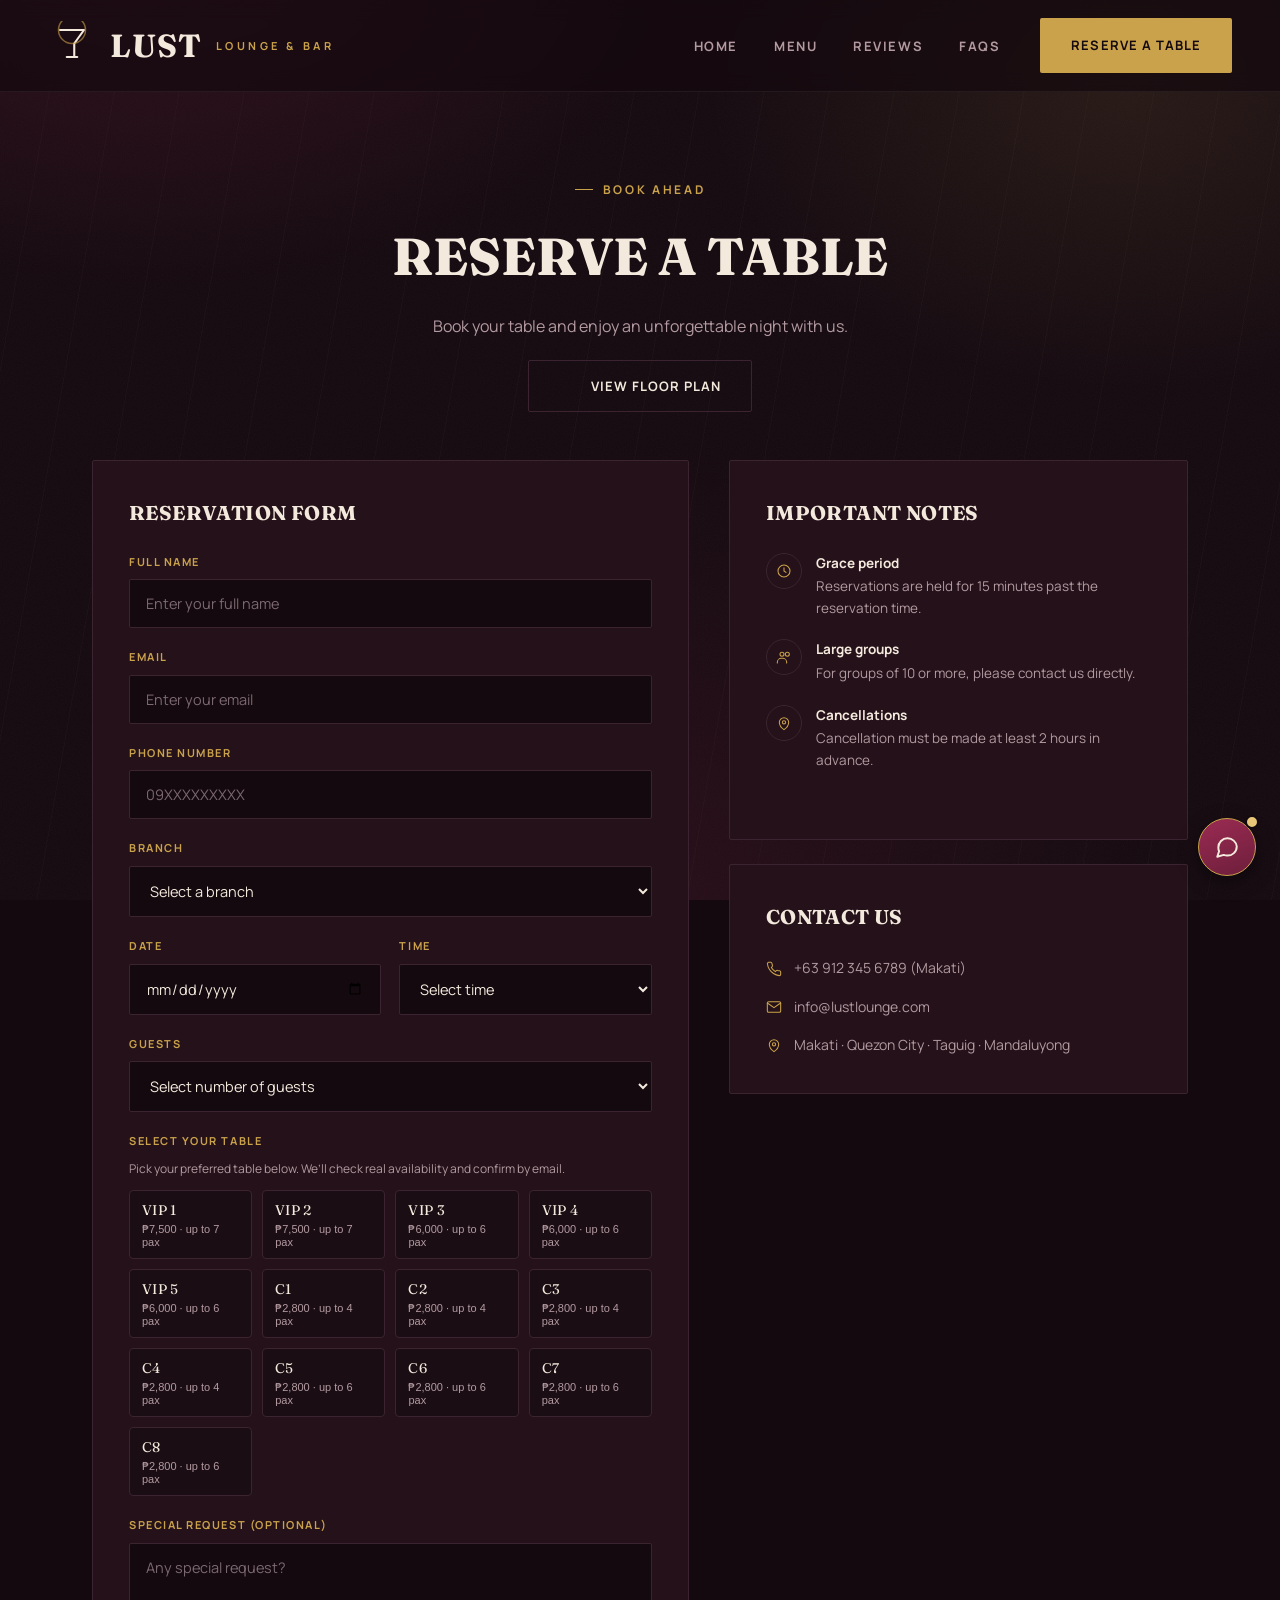
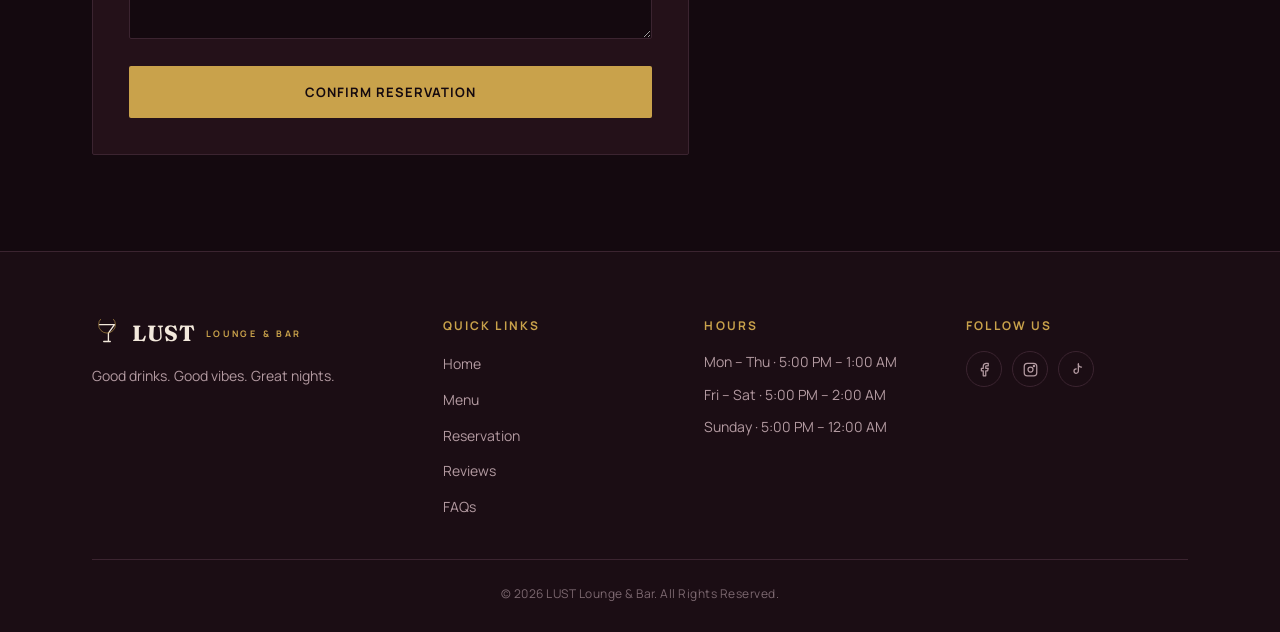
<file: LUST_RESERVATION.html>
<!DOCTYPE html>
<html lang="en">
<head>
<meta charset="UTF-8">
<meta name="viewport" content="width=device-width, initial-scale=1.0">
<title>Reservation — LUST Lounge &amp; Bar</title>
<link rel="stylesheet" href="BARCSS.css">
</head>
<body>

<header class="site-header">
  <nav class="nav">
    <a href="index.html" class="logo">
      <svg class="logo-mark" viewBox="0 0 32 32" fill="none">
        <path d="M8 6h16l-6.5 9v9M12.5 24h7" stroke="#F3E9DC" stroke-width="1.4" stroke-linecap="round" stroke-linejoin="round"/>
        <circle class="rim flicker" cx="16" cy="6" r="9" stroke="#C9A24B" stroke-width="1" opacity="0.6"/>
      </svg>
      LUST<small>LOUNGE &amp; BAR</small>
    </a>

    <div class="nav-right">
      <ul class="nav-links">
        <li><a href="index.html">Home</a></li>
        <li><a href="LUST_MENU.html">Menu</a></li>
        <li><a href="LUST_REVIEWS.html">Reviews</a></li>
        <li><a href="LUST_FAQS.html">FAQs</a></li>
      </ul>

      <div class="nav-cta">
        <a href="LUST_RESERVATION.html" class="btn btn-gold">Reserve a Table</a>
        <button class="nav-toggle" aria-label="Toggle menu" aria-expanded="false">
          <span></span><span></span><span></span>
        </button>
      </div>
    </div>
  </nav>
</header>

<main>

  <!-- reservation -->
  <section class="page-hero">
    <div class="wrap">
      <span class="eyebrow">Book Ahead</span>
      <h1>Reserve a Table</h1>
      <p>Book your table and enjoy an unforgettable night with us.</p>
      <button type="button" class="btn btn-ghost" id="open-floorplan-modal" style="margin-top:20px">
        <svg viewBox="0 0 24 24" fill="none" stroke-width="1.6" stroke-linecap="round" stroke-linejoin="round" style="width:16px;height:16px;margin-right:8px;vertical-align:-3px"><rect x="3" y="3" width="18" height="18" rx="2"/><path d="M3 9h18M9 21V9"/></svg>
        View Floor Plan
      </button>
    </div>
  </section>

  <section class="section reveal" style="padding-top:0">
    <div class="wrap">
      <div class="reserve-grid">

        <div class="card">
          <h2>Reservation Form</h2>
          <form id="reservation-form" novalidate>

            <div class="field" data-required>
              <label for="full-name">Full Name</label>
              <input type="text" id="full-name" name="full-name" placeholder="Enter your full name">
              <p class="error-msg">This field is required.</p>
            </div>

            <div class="field" data-required>
              <label for="email">Email</label>
              <input type="email" id="email" name="email" placeholder="Enter your email">
              <p class="error-msg">This field is required.</p>
            </div>

            <div class="field" data-required>
              <label for="phone">Phone Number</label>
              <input type="tel" id="phone" name="phone" placeholder="09XXXXXXXXX">
              <p class="error-msg">This field is required.</p>
            </div>

            <div class="field" data-required>
              <label for="branch">Branch</label>
              <select id="branch" name="branch">
                <option value="" selected disabled>Select a branch</option>
                <option>Makati City (Flagship)</option>
                <option>Quezon City</option>
                <option>Taguig — BGC</option>
                <option>Mandaluyong</option>
              </select>
              <p class="error-msg">Please select a branch.</p>
            </div>

            <div class="field-row">
              <div class="field" data-required>
                <label for="date">Date</label>
                <input type="date" id="date" name="date">
                <p class="error-msg">Please select a date.</p>
              </div>
              <div class="field" data-required>
                <label for="time">Time</label>
                <select id="time" name="time">
                  <option value="" selected disabled>Select time</option>
                  <option>5:00 PM</option>
                  <option>6:00 PM</option>
                  <option>7:00 PM</option>
                  <option>8:00 PM</option>
                  <option>9:00 PM</option>
                  <option>10:00 PM</option>
                  <option>11:00 PM</option>
                </select>
                <p class="error-msg">Please select a time.</p>
              </div>
            </div>

            <div class="field" data-required>
              <label for="guests">Guests</label>
              <select id="guests" name="guests">
                <option value="" selected disabled>Select number of guests</option>
                <option>1–2 guests</option>
                <option>3–4 guests</option>
                <option>5–6 guests</option>
                <option>7–9 guests</option>
                <option>10+ guests (contact us directly)</option>
              </select>
              <p class="error-msg">Please select your party size.</p>
            </div>

            <div class="field" data-required id="table-field">
              <label>Select Your Table</label>
              <p class="table-select-hint" id="table-select-hint">Pick your preferred table below. We'll check real availability and confirm by email.</p>
              <div class="table-grid" id="table-grid"></div>
              <input type="hidden" id="table" name="table">
              <p class="error-msg">Please select an available table.</p>
            </div>

            <div class="field">
              <label for="request">Special Request (Optional)</label>
              <textarea id="request" name="request" placeholder="Any special request?"></textarea>
            </div>

            <button type="submit" class="btn btn-gold btn-block">Confirm Reservation</button>
          </form>
        </div>

        <div>
          <div class="card">
            <h2>Important Notes</h2>
            <ul class="notes-list">
              <li>
                <div class="icon"><svg viewBox="0 0 24 24" fill="none" stroke-width="1.6" stroke-linecap="round" stroke-linejoin="round"><circle cx="12" cy="12" r="9"/><path d="M12 7v5l3 2"/></svg></div>
                <p><strong>Grace period</strong>Reservations are held for 15 minutes past the reservation time.</p>
              </li>
              <li>
                <div class="icon"><svg viewBox="0 0 24 24" fill="none" stroke-width="1.6" stroke-linecap="round" stroke-linejoin="round"><circle cx="9" cy="8" r="3"/><path d="M2 21v-1a6 6 0 0 1 6-6h2a6 6 0 0 1 6 6v1"/><circle cx="17" cy="8" r="3"/></svg></div>
                <p><strong>Large groups</strong>For groups of 10 or more, please contact us directly.</p>
              </li>
              <li>
                <div class="icon"><svg viewBox="0 0 24 24" fill="none" stroke-width="1.6" stroke-linecap="round" stroke-linejoin="round"><path d="M12 22s7-4.5 7-11a7 7 0 0 0-14 0c0 6.5 7 11 7 11z"/><circle cx="12" cy="11" r="2.5"/></svg></div>
                <p><strong>Cancellations</strong>Cancellation must be made at least 2 hours in advance.</p>
              </li>
            </ul>
          </div>

          <div class="card">
            <h2>Contact Us</h2>
            <div class="contact-list">
              <a href="tel:+639123456789">
                <svg viewBox="0 0 24 24" fill="none" stroke-width="1.6" stroke-linecap="round" stroke-linejoin="round"><path d="M22 16.9v3a2 2 0 0 1-2.2 2 19.8 19.8 0 0 1-8.6-3.1 19.5 19.5 0 0 1-6-6A19.8 19.8 0 0 1 2.1 4.2 2 2 0 0 1 4 2h3a2 2 0 0 1 2 1.7c.1.9.3 1.8.6 2.7a2 2 0 0 1-.4 2.1L8 9.9a16 16 0 0 0 6 6l1.4-1.4a2 2 0 0 1 2.1-.4c.9.3 1.8.5 2.7.6A2 2 0 0 1 22 16.9z"/></svg>
                +63 912 345 6789 (Makati)
              </a>
              <a href="mailto:info@lustlounge.com">
                <svg viewBox="0 0 24 24" fill="none" stroke-width="1.6" stroke-linecap="round" stroke-linejoin="round"><rect x="2" y="4" width="20" height="16" rx="2"/><path d="m22 6-10 7L2 6"/></svg>
                info@lustlounge.com
              </a>
              <span>
                <svg viewBox="0 0 24 24" fill="none" stroke-width="1.6" stroke-linecap="round" stroke-linejoin="round"><path d="M12 22s7-4.5 7-11a7 7 0 0 0-14 0c0 6.5 7 11 7 11z"/><circle cx="12" cy="11" r="2.5"/></svg>
                Makati · Quezon City · Taguig · Mandaluyong
              </span>
            </div>
          </div>
        </div>

      </div>
    </div>
  </section>

  <!-- floor plan modal -->
  <div class="calendar-modal floorplan-modal" id="floorplan-modal" aria-hidden="true">
    <div class="calendar-modal-overlay" data-close-floorplan></div>
    <div class="calendar-modal-panel floorplan-panel" role="dialog" aria-modal="true" aria-label="LUST Lounge floor plan">
      <div class="calendar-modal-head">
        <h3>Floor Plan</h3>
        <button type="button" class="calendar-close" data-close-floorplan aria-label="Close floor plan">&times;</button>
      </div>
      <img src="LUST_BAR_LAYOUT.png" alt="LUST Lounge &amp; Bar floor plan showing VIP areas, dance floor, DJ booth, cocktail and high tables, bar, and walk-in seating" class="floorplan-img" loading="lazy">
    </div>
  </div>

</main>

<footer class="site-footer">
  <div class="wrap">
    <div class="footer-grid">
      <div class="footer-brand">
        <a href="index.html" class="logo">
          <svg class="logo-mark" viewBox="0 0 32 32" fill="none">
            <path d="M8 6h16l-6.5 9v9M12.5 24h7" stroke="#F3E9DC" stroke-width="1.4" stroke-linecap="round" stroke-linejoin="round"/>
            <circle cx="16" cy="6" r="9" stroke="#C9A24B" stroke-width="1" opacity="0.6"/>
          </svg>
          LUST<small>LOUNGE &amp; BAR</small>
        </a>
        <p>Good drinks. Good vibes. Great nights.</p>
      </div>
      <div class="footer-col">
        <h4>Quick Links</h4>
        <ul>
          <li><a href="index.html">Home</a></li>
          <li><a href="LUST_MENU.html">Menu</a></li>
          <li><a href="LUST_RESERVATION.html">Reservation</a></li>
          <li><a href="LUST_REVIEWS.html">Reviews</a></li>
      <li><a href="LUST_FAQS.html">FAQs</a></li>
        </ul>
      </div>
      <div class="footer-col">
        <h4>Hours</h4>
        <ul>
          <li><p>Mon – Thu · 5:00 PM – 1:00 AM</p></li>
          <li><p>Fri – Sat · 5:00 PM – 2:00 AM</p></li>
          <li><p>Sunday · 5:00 PM – 12:00 AM</p></li>
        </ul>
      </div>
      <div class="footer-col">
        <h4>Follow Us</h4>
        <div class="social-row">
          <a href="#" aria-label="Facebook"><svg viewBox="0 0 24 24" fill="none" stroke-width="2" stroke-linecap="round" stroke-linejoin="round"><path d="M18 2h-3a5 5 0 0 0-5 5v3H7v4h3v8h4v-8h3l1-4h-4V7a1 1 0 0 1 1-1h3z"/></svg></a>
          <a href="#" aria-label="Instagram"><svg viewBox="0 0 24 24" fill="none" stroke-width="2" stroke-linecap="round" stroke-linejoin="round"><rect x="2" y="2" width="20" height="20" rx="5"/><circle cx="12" cy="12" r="4"/><circle cx="17.5" cy="6.5" r="1"/></svg></a>
          <a href="#" aria-label="TikTok"><svg viewBox="0 0 24 24" fill="none" stroke-width="2" stroke-linecap="round" stroke-linejoin="round"><path d="M15 3v11.5a3.5 3.5 0 1 1-3.5-3.5"/><path d="M15 3c0 3 2 5 5 5"/></svg></a>
        </div>
      </div>
    </div>
    <div class="footer-bottom">© 2026 LUST Lounge &amp; Bar. All Rights Reserved.</div>
  </div>
</footer>

<script src="BARJS.js"></script>
</body>
</html>
</file>
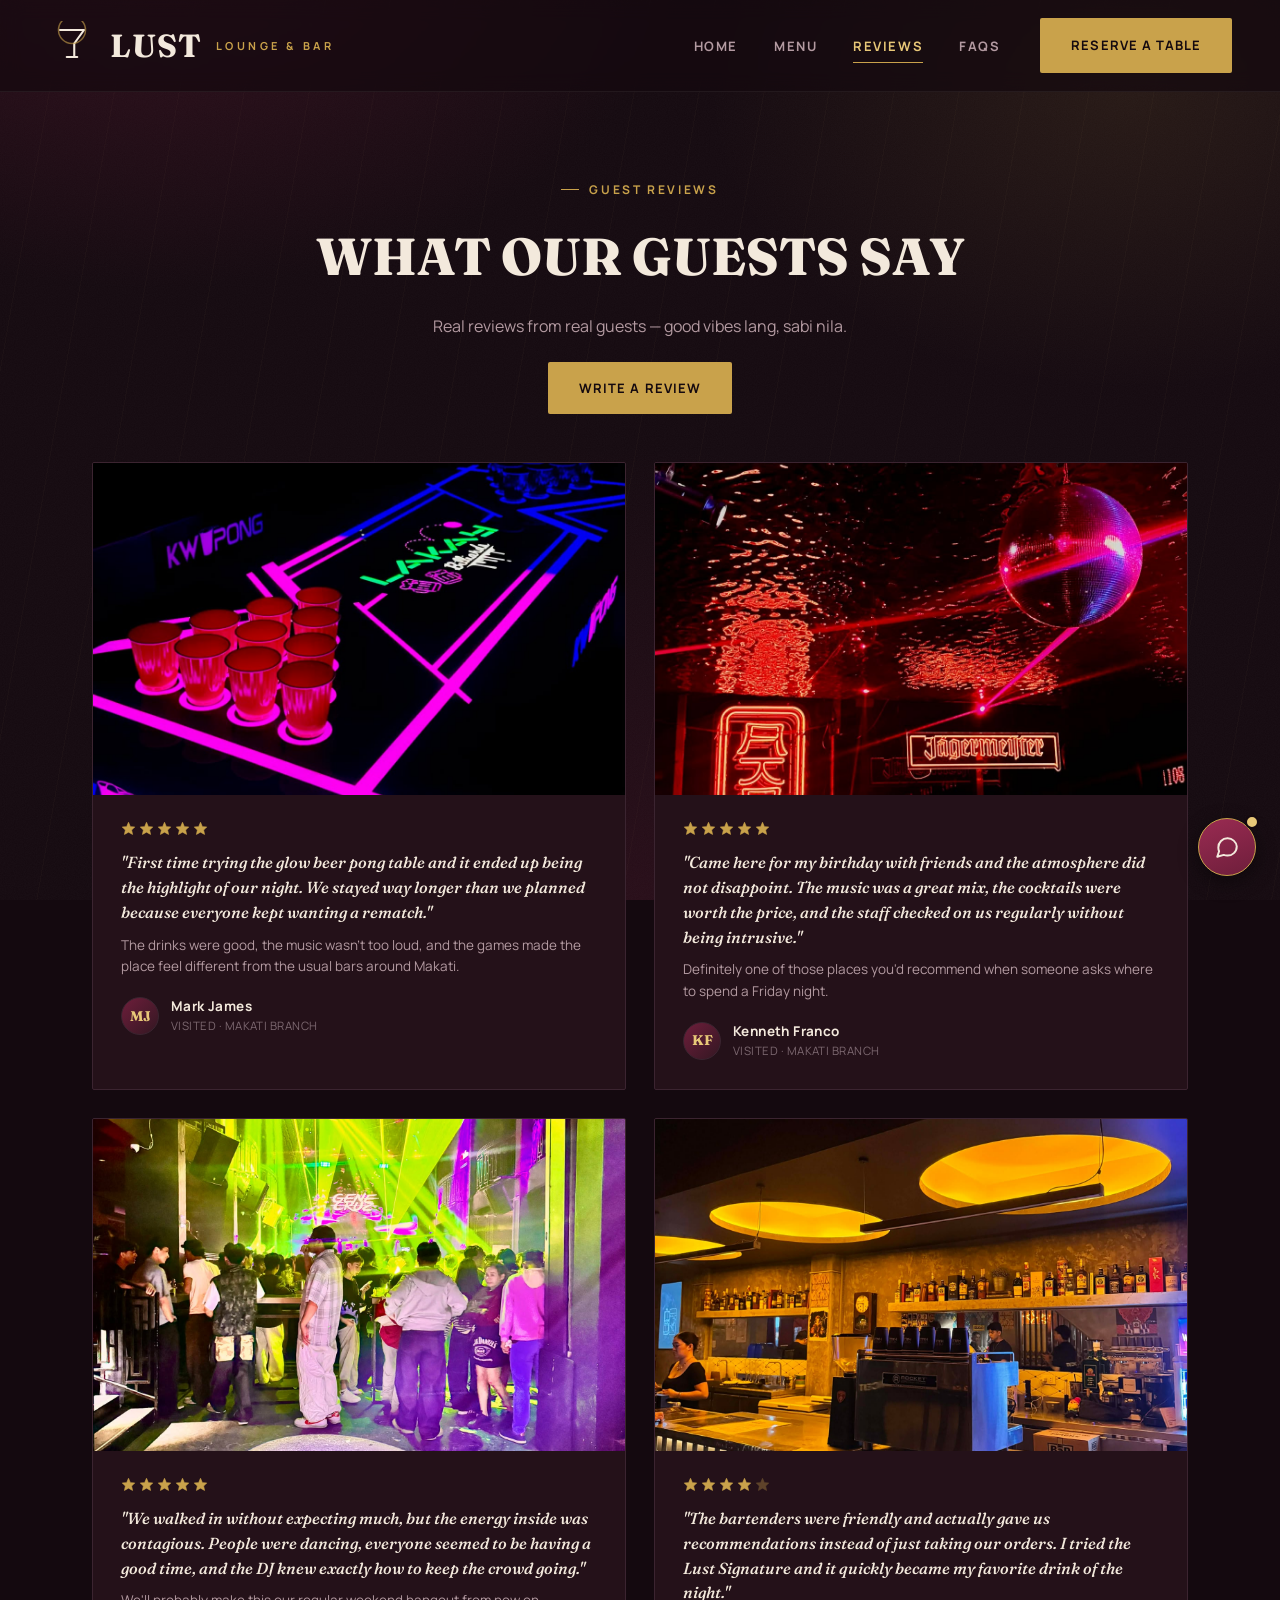
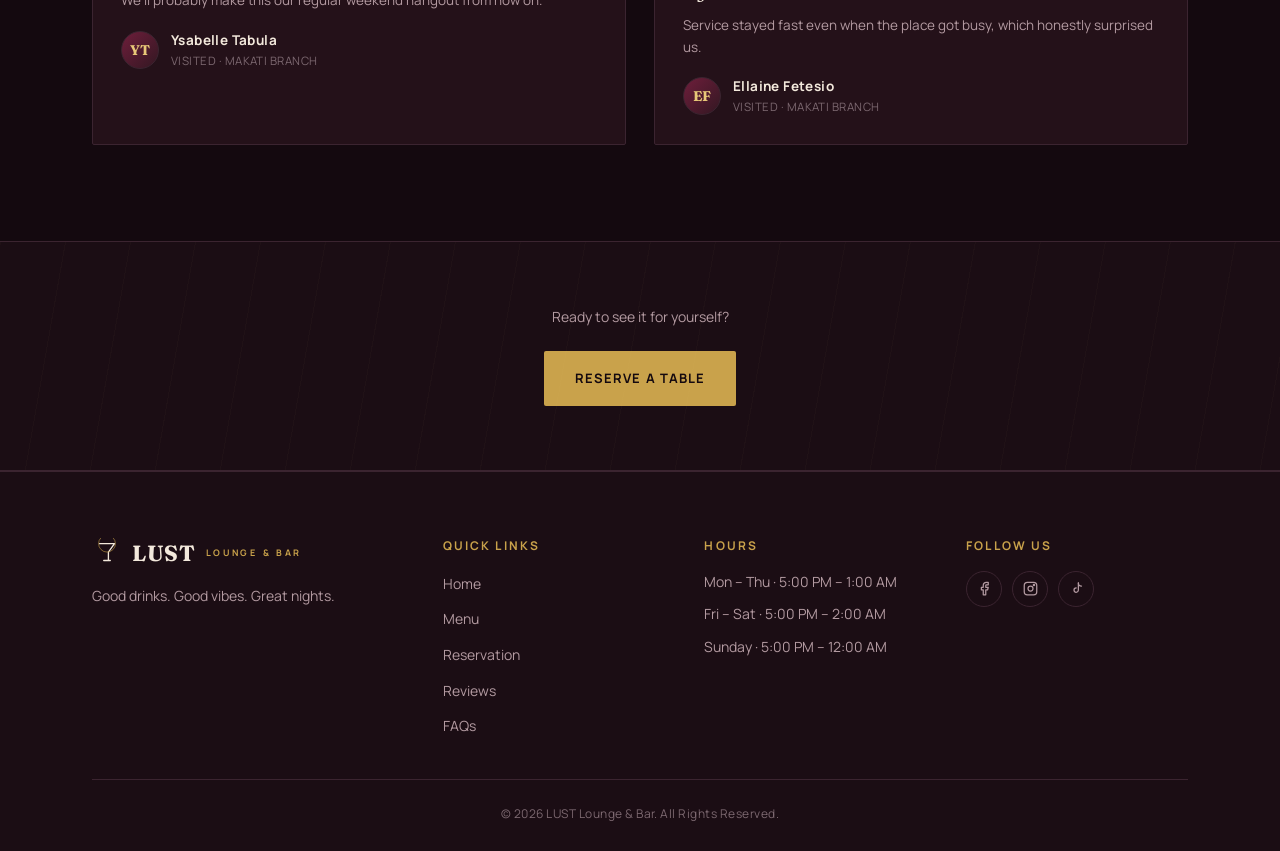
<file: LUST_REVIEWS.html>
<!DOCTYPE html>
<html lang="en">
<head>
<meta charset="UTF-8">
<meta name="viewport" content="width=device-width, initial-scale=1.0">
<title>Reviews — LUST Lounge &amp; Bar</title>
<link rel="stylesheet" href="BARCSS.css">
</head>
<body>

<header class="site-header">
  <nav class="nav">
    <a href="index.html" class="logo">
      <svg class="logo-mark" viewBox="0 0 32 32" fill="none">
        <path d="M8 6h16l-6.5 9v9M12.5 24h7" stroke="#F3E9DC" stroke-width="1.4" stroke-linecap="round" stroke-linejoin="round"/>
        <circle class="rim flicker" cx="16" cy="6" r="9" stroke="#C9A24B" stroke-width="1" opacity="0.6"/>
      </svg>
      LUST<small>LOUNGE &amp; BAR</small>
    </a>

    <div class="nav-right">
      <ul class="nav-links">
        <li><a href="index.html">Home</a></li>
        <li><a href="LUST_MENU.html">Menu</a></li>
        <li><a href="LUST_REVIEWS.html">Reviews</a></li>
        <li><a href="LUST_FAQS.html">FAQs</a></li>
      </ul>

      <div class="nav-cta">
        <a href="LUST_RESERVATION.html" class="btn btn-gold">Reserve a Table</a>
        <button class="nav-toggle" aria-label="Toggle menu" aria-expanded="false">
          <span></span><span></span><span></span>
        </button>
      </div>
    </div>
  </nav>
</header>

<main>

  <!-- reviews -->
  <section class="page-hero">
    <div class="wrap">
      <span class="eyebrow">Guest Reviews</span>
      <h1>What Our Guests Say</h1>
      <p>Real reviews from real guests — good vibes lang, sabi nila.</p>
      <button type="button" class="btn btn-gold" id="open-review-modal" style="margin-top:22px;">Write a Review</button>
    </div>
  </section>

  <section class="section reveal" style="padding-top:0">
    <div class="wrap">
      <div class="review-grid" id="review-grid">

        <!-- review 1 -->
        <div class="review-card">
          <div class="review-photo">
            <img src="review-pong.jpg" alt="review-pong">
          </div>
          <div class="review-body">
            <div class="review-stars">
              <svg viewBox="0 0 24 24"><polygon points="12 2 15 9 22 9.5 17 14.5 18.5 21.5 12 17.8 5.5 21.5 7 14.5 2 9.5 9 9"/></svg>
              <svg viewBox="0 0 24 24"><polygon points="12 2 15 9 22 9.5 17 14.5 18.5 21.5 12 17.8 5.5 21.5 7 14.5 2 9.5 9 9"/></svg>
              <svg viewBox="0 0 24 24"><polygon points="12 2 15 9 22 9.5 17 14.5 18.5 21.5 12 17.8 5.5 21.5 7 14.5 2 9.5 9 9"/></svg>
              <svg viewBox="0 0 24 24"><polygon points="12 2 15 9 22 9.5 17 14.5 18.5 21.5 12 17.8 5.5 21.5 7 14.5 2 9.5 9 9"/></svg>
              <svg viewBox="0 0 24 24"><polygon points="12 2 15 9 22 9.5 17 14.5 18.5 21.5 12 17.8 5.5 21.5 7 14.5 2 9.5 9 9"/></svg>
            </div>
            <p class="review-quote">"First time trying the glow beer pong table and it ended up being the highlight of our night. We stayed way longer than we planned because everyone kept wanting a rematch."</p>
            <p class="review-quote-en">The drinks were good, the music wasn't too loud, and the games made the place feel different from the usual bars around Makati.</p>
            <div class="review-author">
              <div class="review-avatar">MJ</div>
              <div>
                <div class="review-author-name">Mark James</div>
                <div class="review-author-meta">Visited · Makati Branch</div>
              </div>
            </div>
          </div>
        </div>

        <!-- review 2 -->
        <div class="review-card">
          <div class="review-photo">
            <img src="review-discoball.jpg" alt="Disco ball and red laser lights inside LUST Lounge & Bar">
          </div>
          <div class="review-body">
            <div class="review-stars">
              <svg viewBox="0 0 24 24"><polygon points="12 2 15 9 22 9.5 17 14.5 18.5 21.5 12 17.8 5.5 21.5 7 14.5 2 9.5 9 9"/></svg>
              <svg viewBox="0 0 24 24"><polygon points="12 2 15 9 22 9.5 17 14.5 18.5 21.5 12 17.8 5.5 21.5 7 14.5 2 9.5 9 9"/></svg>
              <svg viewBox="0 0 24 24"><polygon points="12 2 15 9 22 9.5 17 14.5 18.5 21.5 12 17.8 5.5 21.5 7 14.5 2 9.5 9 9"/></svg>
              <svg viewBox="0 0 24 24"><polygon points="12 2 15 9 22 9.5 17 14.5 18.5 21.5 12 17.8 5.5 21.5 7 14.5 2 9.5 9 9"/></svg>
              <svg viewBox="0 0 24 24"><polygon points="12 2 15 9 22 9.5 17 14.5 18.5 21.5 12 17.8 5.5 21.5 7 14.5 2 9.5 9 9"/></svg>
            </div>
            <p class="review-quote">"Came here for my birthday with friends and the atmosphere did not disappoint. The music was a great mix, the cocktails were worth the price, and the staff checked on us regularly without being intrusive."</p>
            <p class="review-quote-en">Definitely one of those places you'd recommend when someone asks where to spend a Friday night.</p>
            <div class="review-author">
              <div class="review-avatar">KF</div>
              <div>
                <div class="review-author-name">Kenneth Franco</div>
                <div class="review-author-meta">Visited · Makati Branch</div>
              </div>
            </div>
          </div>
        </div>

        <!-- review 3 -->
        <div class="review-card">
          <div class="review-photo">
            <img src="review-entrance.jpg" alt="Crowd inside the LUST Nightclub entrance under laser lights">
          </div>
          <div class="review-body">
            <div class="review-stars">
              <svg viewBox="0 0 24 24"><polygon points="12 2 15 9 22 9.5 17 14.5 18.5 21.5 12 17.8 5.5 21.5 7 14.5 2 9.5 9 9"/></svg>
              <svg viewBox="0 0 24 24"><polygon points="12 2 15 9 22 9.5 17 14.5 18.5 21.5 12 17.8 5.5 21.5 7 14.5 2 9.5 9 9"/></svg>
              <svg viewBox="0 0 24 24"><polygon points="12 2 15 9 22 9.5 17 14.5 18.5 21.5 12 17.8 5.5 21.5 7 14.5 2 9.5 9 9"/></svg>
              <svg viewBox="0 0 24 24"><polygon points="12 2 15 9 22 9.5 17 14.5 18.5 21.5 12 17.8 5.5 21.5 7 14.5 2 9.5 9 9"/></svg>
              <svg viewBox="0 0 24 24"><polygon points="12 2 15 9 22 9.5 17 14.5 18.5 21.5 12 17.8 5.5 21.5 7 14.5 2 9.5 9 9"/></svg>
            </div>
            <p class="review-quote">"We walked in without expecting much, but the energy inside was contagious. People were dancing, everyone seemed to be having a good time, and the DJ knew exactly how to keep the crowd going."</p>
            <p class="review-quote-en">We'll probably make this our regular weekend hangout from now on.</p>
            <div class="review-author">
              <div class="review-avatar">YT</div>
              <div>
                <div class="review-author-name">Ysabelle Tabula</div>
                <div class="review-author-meta">Visited · Makati Branch</div>
              </div>
            </div>
          </div>
        </div>

        <!-- review 4 -->
        <div class="review-card">
          <div class="review-photo">
            <img src="review-bar.jpg" alt="Bar counter with premium spirits and espresso machine at LUST Lounge & Bar">
          </div>
          <div class="review-body">
            <div class="review-stars">
              <svg viewBox="0 0 24 24"><polygon points="12 2 15 9 22 9.5 17 14.5 18.5 21.5 12 17.8 5.5 21.5 7 14.5 2 9.5 9 9"/></svg>
              <svg viewBox="0 0 24 24"><polygon points="12 2 15 9 22 9.5 17 14.5 18.5 21.5 12 17.8 5.5 21.5 7 14.5 2 9.5 9 9"/></svg>
              <svg viewBox="0 0 24 24"><polygon points="12 2 15 9 22 9.5 17 14.5 18.5 21.5 12 17.8 5.5 21.5 7 14.5 2 9.5 9 9"/></svg>
              <svg viewBox="0 0 24 24"><polygon points="12 2 15 9 22 9.5 17 14.5 18.5 21.5 12 17.8 5.5 21.5 7 14.5 2 9.5 9 9"/></svg>
              <svg viewBox="0 0 24 24" style="opacity:.35"><polygon points="12 2 15 9 22 9.5 17 14.5 18.5 21.5 12 17.8 5.5 21.5 7 14.5 2 9.5 9 9"/></svg>
            </div>
            <p class="review-quote">"The bartenders were friendly and actually gave us recommendations instead of just taking our orders. I tried the Lust Signature and it quickly became my favorite drink of the night."</p>
            <p class="review-quote-en">Service stayed fast even when the place got busy, which honestly surprised us.</p>
            <div class="review-author">
              <div class="review-avatar">EF</div>
              <div>
                <div class="review-author-name">Ellaine Fetesio</div>
                <div class="review-author-meta">Visited · Makati Branch</div>
              </div>
            </div>
          </div>
        </div>

      </div>
    </div>
  </section>

  <!-- cta -->
  <section class="section-tight section-alt texture reveal">
    <div class="wrap testimonial">
      <p style="color:var(--smoke); margin-bottom:22px; font-size:14px;">Ready to see it for yourself?</p>
      <a href="LUST_RESERVATION.html" class="btn btn-gold">Reserve a Table</a>
    </div>
  </section>

</main>

<!-- write a review modal -->
<div class="calendar-modal review-modal" id="review-modal" aria-hidden="true">
  <div class="calendar-modal-overlay" data-close-review></div>
  <div class="calendar-modal-panel">
    <div class="calendar-modal-head">
      <h3>Write a Review</h3>
      <button type="button" class="calendar-close" data-close-review aria-label="Close">&times;</button>
    </div>

    <form id="review-form" novalidate>
      <div class="field">
        <label>Your Rating</label>
        <div class="star-input" id="star-input" role="radiogroup" aria-label="Star rating">
          <svg viewBox="0 0 24 24" data-value="1"><polygon points="12 2 15 9 22 9.5 17 14.5 18.5 21.5 12 17.8 5.5 21.5 7 14.5 2 9.5 9 9"/></svg>
          <svg viewBox="0 0 24 24" data-value="2"><polygon points="12 2 15 9 22 9.5 17 14.5 18.5 21.5 12 17.8 5.5 21.5 7 14.5 2 9.5 9 9"/></svg>
          <svg viewBox="0 0 24 24" data-value="3"><polygon points="12 2 15 9 22 9.5 17 14.5 18.5 21.5 12 17.8 5.5 21.5 7 14.5 2 9.5 9 9"/></svg>
          <svg viewBox="0 0 24 24" data-value="4"><polygon points="12 2 15 9 22 9.5 17 14.5 18.5 21.5 12 17.8 5.5 21.5 7 14.5 2 9.5 9 9"/></svg>
          <svg viewBox="0 0 24 24" data-value="5"><polygon points="12 2 15 9 22 9.5 17 14.5 18.5 21.5 12 17.8 5.5 21.5 7 14.5 2 9.5 9 9"/></svg>
        </div>
        <input type="hidden" id="review-rating" value="0">
        <p class="error-msg" id="rating-error">Please select a star rating.</p>
      </div>

      <div class="field">
        <label for="review-name">Your Name</label>
        <input type="text" id="review-name" placeholder="e.g. Juan Dela Cruz" required>
        <p class="error-msg">Please enter your name.</p>
      </div>

      <div class="field">
        <label for="review-comment">Your Review</label>
        <textarea id="review-comment" placeholder="Tell us about your visit..." required></textarea>
        <p class="error-msg">Please write a short comment.</p>
      </div>

      <div class="field">
        <label for="review-photo">Add a Photo (optional)</label>
        <input type="file" id="review-photo" accept="image/*">
        <div class="review-photo-preview" id="review-photo-preview"></div>
      </div>

      <button type="submit" class="btn btn-gold" style="width:100%; margin-top:6px;">Post Review</button>
      <p style="color:var(--smoke-dim); font-size:11.5px; margin-top:12px; text-align:center;">Reviews are saved.</p>
    </form>
  </div>
</div>

<footer class="site-footer">
  <div class="wrap">
    <div class="footer-grid">
      <div class="footer-brand">
        <a href="index.html" class="logo">
          <svg class="logo-mark" viewBox="0 0 32 32" fill="none">
            <path d="M8 6h16l-6.5 9v9M12.5 24h7" stroke="#F3E9DC" stroke-width="1.4" stroke-linecap="round" stroke-linejoin="round"/>
            <circle cx="16" cy="6" r="9" stroke="#C9A24B" stroke-width="1" opacity="0.6"/>
          </svg>
          LUST<small>LOUNGE &amp; BAR</small>
        </a>
        <p>Good drinks. Good vibes. Great nights.</p>
      </div>
      <div class="footer-col">
        <h4>Quick Links</h4>
        <ul>
          <li><a href="index.html">Home</a></li>
          <li><a href="LUST_MENU.html">Menu</a></li>
          <li><a href="LUST_RESERVATION.html">Reservation</a></li>
          <li><a href="LUST_REVIEWS.html">Reviews</a></li>
          <li><a href="LUST_FAQS.html">FAQs</a></li>
        </ul>
      </div>
      <div class="footer-col">
        <h4>Hours</h4>
        <ul>
          <li><p>Mon – Thu · 5:00 PM – 1:00 AM</p></li>
          <li><p>Fri – Sat · 5:00 PM – 2:00 AM</p></li>
          <li><p>Sunday · 5:00 PM – 12:00 AM</p></li>
        </ul>
      </div>
      <div class="footer-col">
        <h4>Follow Us</h4>
        <div class="social-row">
          <a href="#" aria-label="Facebook"><svg viewBox="0 0 24 24" fill="none" stroke-width="2" stroke-linecap="round" stroke-linejoin="round"><path d="M18 2h-3a5 5 0 0 0-5 5v3H7v4h3v8h4v-8h3l1-4h-4V7a1 1 0 0 1 1-1h3z"/></svg></a>
          <a href="#" aria-label="Instagram"><svg viewBox="0 0 24 24" fill="none" stroke-width="2" stroke-linecap="round" stroke-linejoin="round"><rect x="2" y="2" width="20" height="20" rx="5"/><circle cx="12" cy="12" r="4"/><circle cx="17.5" cy="6.5" r="1"/></svg></a>
          <a href="#" aria-label="TikTok"><svg viewBox="0 0 24 24" fill="none" stroke-width="2" stroke-linecap="round" stroke-linejoin="round"><path d="M15 3v11.5a3.5 3.5 0 1 1-3.5-3.5"/><path d="M15 3c0 3 2 5 5 5"/></svg></a>
        </div>
      </div>
    </div>
    <div class="footer-bottom">© 2026 LUST Lounge &amp; Bar. All Rights Reserved.</div>
  </div>
</footer>

<script src="BARJS.js"></script>
</body>
</html>
</file>
<file: BARCSS.css>
/* LUST Lounge & Bar — main stylesheet */

@import url('https://fonts.googleapis.com/css2?family=Fraunces:ital,opsz,wght@0,9..144,400;0,9..144,600;0,9..144,700;0,9..144,900;1,9..144,500;1,9..144,600&family=Manrope:wght@400;500;600;700;800&display=swap');

:root{
  /* --- color tokens --- */
  --ink:        #14090F;   /* page background */
  --ink-2:      #1B0D14;   /* secondary background band */
  --velvet:     #241119;   /* card / surface */
  --velvet-2:   #331722;   /* hover surface */
  --line:       #3B2430;   /* hairline borders on dark */
  --wine:       #6E1E3B;   /* primary brand accent */
  --wine-bright:#9A2B52;
  --gold:       #C9A24B;   /* accent — antique gold */
  --gold-bright:#E8C878;   /* accent — hover/glow */
  --cream:      #F3E9DC;   /* primary text on dark */
  --smoke:      #B39AA1;   /* secondary text on dark */
  --smoke-dim:  #7C6870;

  /* --- type --- */
  --display: 'Fraunces', 'Iowan Old Style', serif;
  --body: 'Manrope', -apple-system, BlinkMacSystemFont, sans-serif;

  --container: 1160px;
  --radius: 2px;
}

*{ box-sizing:border-box; margin:0; padding:0; }
html{ scroll-behavior:smooth; }

body{
  overflow-x:hidden;
  background-color:var(--ink);
  background-image:
    radial-gradient(ellipse 900px 600px at 12% -8%, rgba(110,30,59,0.35), transparent 60%),
    radial-gradient(ellipse 700px 500px at 88% 10%, rgba(201,162,75,0.10), transparent 60%),
    radial-gradient(ellipse 800px 700px at 50% 100%, rgba(110,30,59,0.22), transparent 65%),
    repeating-linear-gradient(
      100deg,
      rgba(233,200,120,0.025) 0px,
      rgba(233,200,120,0.025) 1px,
      transparent 1px,
      transparent 64px
    ),
    url("data:image/svg+xml;utf8,<svg xmlns='http://www.w3.org/2000/svg' width='120' height='120'><filter id='n'><feTurbulence type='fractalNoise' baseFrequency='0.9' numOctaves='2' stitchTiles='stitch'/><feColorMatrix type='saturate' values='0'/></filter><rect width='100%25' height='100%25' filter='url(%23n)' opacity='0.035'/></svg>");
  background-attachment:fixed, fixed, fixed, fixed, fixed;
  background-repeat:no-repeat, no-repeat, no-repeat, repeat, repeat;
  color:var(--cream);
  font-family:var(--body);
  font-size:16px;
  line-height:1.6;
  -webkit-font-smoothing:antialiased;
}

img,svg{ display:block; max-width:100%; }

a{ color:inherit; text-decoration:none; }

::selection{ background:var(--gold); color:var(--ink); }

:focus-visible{
  outline:2px solid var(--gold-bright);
  outline-offset:3px;
}

@media (prefers-reduced-motion: reduce){
  *{ animation-duration:0.001ms !important; animation-iteration-count:1 !important; transition-duration:0.001ms !important; scroll-behavior:auto !important; }
}

.wrap{
  width:100%;
  max-width:var(--container);
  margin:0 auto;
  padding:0 32px;
}

/* curtain-stripe texture */
.texture{
  position:relative;
}
.texture::before{
  content:"";
  position:absolute; inset:0;
  background-image:repeating-linear-gradient(
    100deg,
    rgba(233,200,120,0.025) 0px,
    rgba(233,200,120,0.025) 1px,
    transparent 1px,
    transparent 64px
  );
  pointer-events:none;
}

/* ---- eyebrow / labels ---- */
.eyebrow{
  display:inline-flex;
  align-items:center;
  gap:10px;
  font-family:var(--body);
  font-size:12px;
  font-weight:700;
  letter-spacing:0.22em;
  text-transform:uppercase;
  color:var(--gold);
}
.eyebrow::before{
  content:"";
  width:18px; height:1px;
  background:var(--gold);
}

/* ---- buttons ---- */
.btn{
  display:inline-flex;
  align-items:center;
  justify-content:center;
  gap:8px;
  font-family:var(--body);
  font-weight:700;
  font-size:13px;
  letter-spacing:0.08em;
  text-transform:uppercase;
  padding:16px 30px;
  border:1px solid transparent;
  border-radius:var(--radius);
  cursor:pointer;
  transition:transform .35s cubic-bezier(.2,.7,.2,1), box-shadow .35s ease, background .35s ease, color .35s ease, border-color .35s ease;
  white-space:nowrap;
}
.btn-gold{
  background:var(--gold);
  color:var(--ink);
  box-shadow:0 0 0 0 rgba(233,200,120,0.0);
}
.btn-gold:hover{
  background:var(--gold-bright);
  box-shadow:0 8px 30px -6px rgba(233,200,120,0.55);
  transform:translateY(-2px);
}
.btn-ghost{
  background:transparent;
  color:var(--cream);
  border-color:var(--line);
}
.btn-ghost:hover{
  border-color:var(--gold);
  color:var(--gold-bright);
}
.btn-block{ width:100%; }
.btn:disabled{ opacity:.55; cursor:not-allowed; transform:none !important; }

/* ---- table availability selector ---- */
.table-select-hint{
  font-size:12px;
  color:var(--smoke);
  margin-top:6px;
}
.table-grid{
  display:none;
  grid-template-columns:repeat(auto-fill, minmax(120px, 1fr));
  gap:10px;
  margin-top:12px;
}
.table-grid.is-visible{ display:grid; }
.table-btn{
  display:flex;
  flex-direction:column;
  align-items:flex-start;
  gap:4px;
  padding:10px 12px;
  background:var(--ink-2);
  border:1px solid var(--line);
  border-radius:4px;
  cursor:pointer;
  text-align:left;
  transition:border-color .2s ease, background .2s ease, transform .2s ease;
}
.table-btn:hover:not(:disabled){
  border-color:var(--gold);
  transform:translateY(-2px);
}
.table-btn-name{
  font-family:var(--display);
  font-size:14px;
  letter-spacing:0.02em;
  color:var(--cream);
  text-transform:uppercase;
}
.table-btn-meta{
  font-size:11px;
  color:var(--smoke);
}
.table-btn.is-reserved{
  cursor:not-allowed;
  opacity:.5;
}
.table-btn.is-reserved .table-btn-meta{ color:var(--smoke-dim); }
.table-btn.is-selected{
  border-color:var(--gold);
  background:rgba(201,162,75,0.1);
}
.table-btn.is-selected .table-btn-meta{ color:var(--gold-bright); }

/* ---- header / nav ---- */
.site-header{
  position:sticky;
  top:0;
  z-index:100;
  width:100%;
  background:rgba(20,9,15,0.7);
  backdrop-filter:blur(10px);
  border-bottom:1px solid rgba(255,255,255,0.06);
  transition:background .4s ease, border-color .4s ease;
}
.site-header.is-scrolled{
  background:rgba(20,9,15,0.92);
  border-color:var(--line);
}
.nav{
  display:flex;
  align-items:center;
  justify-content:space-between;
  width:100%;
  padding:18px 48px;
}
.logo{
  display:flex;
  align-items:center;
  gap:10px;
  font-family:var(--display);
  font-weight:700;
  font-size:22px;
  letter-spacing:0.03em;
  color:var(--cream);
  flex:none;
}
.logo-mark{ width:30px; height:30px; flex:none; }
.logo-mark .rim{ transition:opacity 2.4s ease; }
.logo small{
  display:block;
  font-family:var(--body);
  font-size:9px;
  letter-spacing:0.3em;
  color:var(--gold);
  font-weight:700;
  margin-top:1px;
}

/* header logo gets a bigger, more visible treatment than the footer logo */
.site-header .logo{ font-size:32px; gap:14px; }
.site-header .logo-mark{ width:48px; height:48px; }
.site-header .logo small{ font-size:11px; letter-spacing:0.32em; }

/* nav links + reserve button grouped together */
.nav-right{
  display:flex;
  align-items:center;
  gap:40px;
}

.nav-links{
  display:flex;
  align-items:center;
  gap:36px;
  list-style:none;
}
.nav-links a{
  position:relative;
  font-size:13px;
  font-weight:700;
  letter-spacing:0.12em;
  text-transform:uppercase;
  color:var(--smoke);
  padding:6px 0;
  transition:color .3s ease;
}
.nav-links a::after{
  content:"";
  position:absolute;
  left:0; bottom:-2px;
  width:0; height:1px;
  background:var(--gold);
  transition:width .35s ease;
}
.nav-links a:hover{ color:var(--cream); }
.nav-links a:hover::after{ width:100%; }
.nav-links a[aria-current="page"]{ color:var(--gold-bright); }
.nav-links a[aria-current="page"]::after{ width:100%; }

.nav-cta{ display:flex; align-items:center; gap:18px; }

.nav-toggle{
  display:none;
  flex-direction:column;
  gap:5px;
  width:26px;
  background:none;
  border:none;
  cursor:pointer;
  padding:6px 0;
}
.nav-toggle span{
  display:block;
  height:2px;
  width:100%;
  background:var(--cream);
  transition:transform .3s ease, opacity .3s ease;
}
.nav-toggle[aria-expanded="true"] span:nth-child(1){ transform:translateY(7px) rotate(45deg); }
.nav-toggle[aria-expanded="true"] span:nth-child(2){ opacity:0; }
.nav-toggle[aria-expanded="true"] span:nth-child(3){ transform:translateY(-7px) rotate(-45deg); }

/* ---- footer ---- */
.site-footer{
  border-top:1px solid var(--line);
  background:var(--ink-2);
  padding:64px 0 28px;
}
.footer-grid{
  display:grid;
  grid-template-columns:1.4fr 1fr 1fr 1fr;
  gap:40px;
  padding-bottom:40px;
}
.footer-brand .logo{ margin-bottom:14px; }
.footer-brand p{ color:var(--smoke); max-width:280px; font-size:14px; }
.footer-col h4{
  font-family:var(--body);
  font-size:12px;
  letter-spacing:0.18em;
  text-transform:uppercase;
  color:var(--gold);
  margin-bottom:16px;
}
.footer-col ul{ list-style:none; display:flex; flex-direction:column; gap:10px; }
.footer-col a, .footer-col p{ color:var(--smoke); font-size:14px; transition:color .25s ease; }
.footer-col a:hover{ color:var(--gold-bright); }
.social-row{ display:flex; gap:10px; }
.social-row a{
  display:flex; align-items:center; justify-content:center;
  width:36px; height:36px;
  border:1px solid var(--line);
  border-radius:50%;
  transition:border-color .3s ease, transform .3s ease;
}
.social-row a:hover{ border-color:var(--gold); transform:translateY(-2px); }
.social-row svg{ width:15px; height:15px; stroke:var(--smoke); }
.social-row a:hover svg{ stroke:var(--gold-bright); }
.footer-bottom{
  border-top:1px solid var(--line);
  padding-top:24px;
  text-align:center;
  color:var(--smoke-dim);
  font-size:12px;
  letter-spacing:0.04em;
}

/* ---- home — hero ---- */
.hero{
  position:relative;
  overflow:hidden;
  padding:88px 0 100px;
}
.hero::after{
  content:"";
  position:absolute;
  top:-30%; right:-12%;
  width:600px; height:600px;
  background:radial-gradient(circle, rgba(110,30,59,0.45), transparent 70%);
  filter:blur(10px);
  pointer-events:none;
}
.hero-grid{
  position:relative;
  z-index:1;
  display:grid;
  grid-template-columns:1.05fr 0.95fr;
  gap:64px;
  align-items:center;
}
.hero h1{
  font-family:var(--display);
  font-weight:900;
  font-size:clamp(40px, 5.4vw, 68px);
  line-height:1.04;
  letter-spacing:-0.01em;
  text-transform:uppercase;
  margin:18px 0 22px;
}
.hero h1 em{
  font-style:italic;
  font-weight:500;
  color:var(--gold-bright);
  display:block;
}
.hero p.lede{
  color:var(--smoke);
  font-size:17px;
  max-width:440px;
  margin-bottom:34px;
}
.hero-actions{ display:flex; gap:16px; align-items:center; flex-wrap:wrap; }
.hero-actions .link-underline{
  font-size:13px; font-weight:700; letter-spacing:0.08em; text-transform:uppercase;
  color:var(--cream); border-bottom:1px solid var(--line); padding-bottom:4px;
  transition:border-color .3s ease, color .3s ease;
}
.hero-actions .link-underline:hover{ border-color:var(--gold); color:var(--gold-bright); }

.hero-art{
  position:relative;
  display:flex; align-items:center; justify-content:center;
  min-height:420px;
}
.hero-art svg{ width:100%; max-width:360px; }
.glow-ring{
  position:absolute;
  width:340px; height:340px;
  border-radius:50%;
  background:radial-gradient(circle, rgba(201,162,75,0.18), transparent 65%);
  animation:pulse 5s ease-in-out infinite;
}
@keyframes pulse{
  0%,100%{ transform:scale(1); opacity:.7; }
  50%{ transform:scale(1.08); opacity:1; }
}
.rise{ animation:rise 4.5s ease-in-out infinite; transform-origin:center; }
.rise-d{ animation-delay:.6s; }
.rise-d2{ animation-delay:1.2s; }
@keyframes rise{
  0%{ transform:translateY(0); opacity:.0; }
  15%{ opacity:.65; }
  100%{ transform:translateY(-46px); opacity:0; }
}
.flicker{ animation:flicker 3.2s ease-in-out infinite; }
@keyframes flicker{
  0%,100%{ opacity:1; }
  4%{ opacity:.55; }
  6%{ opacity:1; }
  40%{ opacity:1; }
  42%{ opacity:.7; }
  44%{ opacity:1; }
}

/* ---- section shells ---- */
.section{ padding:96px 0; }
.section-tight{ padding:64px 0; }
.section-head{ text-align:center; max-width:600px; margin:0 auto 56px; }
.section-head h2{
  font-family:var(--display);
  font-weight:700;
  font-size:clamp(28px,3.4vw,40px);
  text-transform:uppercase;
  letter-spacing:0.01em;
  margin-top:16px;
}
.section-head p{ color:var(--smoke); margin-top:14px; font-size:15px; }
.section-alt{ background:var(--ink-2); border-top:1px solid var(--line); border-bottom:1px solid var(--line); }

/* ---- why choose us ---- */
.feature-grid{
  display:grid;
  grid-template-columns:repeat(4,1fr);
  gap:32px;
}
.feature{
  text-align:center;
  padding:0 8px;
}
.feature .icon{
  width:56px; height:56px;
  margin:0 auto 20px;
  display:flex; align-items:center; justify-content:center;
  border:1px solid var(--line);
  border-radius:50%;
  transition:border-color .35s ease, box-shadow .35s ease;
}
.feature:hover .icon{
  border-color:var(--gold);
  box-shadow:0 0 24px -4px rgba(201,162,75,0.5);
}
.feature .icon svg{ width:24px; height:24px; stroke:var(--gold); }
.feature h3{
  font-family:var(--display);
  font-size:16px;
  letter-spacing:0.04em;
  text-transform:uppercase;
  margin-bottom:10px;
}
.feature p{ color:var(--smoke); font-size:14px; }

/* ---- events ---- */
.events-head{
  display:flex; align-items:baseline; justify-content:space-between; margin-bottom:36px;
}
.events-head h2{
  font-family:var(--display); font-weight:700; text-transform:uppercase;
  font-size:clamp(24px,3vw,32px);
}
.events-head a{
  font-size:13px; font-weight:700; letter-spacing:0.1em; text-transform:uppercase;
  color:var(--gold); border-bottom:1px solid transparent; transition:border-color .3s ease;
}
.events-head a:hover{ border-color:var(--gold); }
.event-grid{ display:grid; grid-template-columns:repeat(3,1fr); gap:24px; }
.event-card{
  display:flex; gap:18px;
  background:var(--velvet);
  border:1px solid var(--line);
  padding:22px;
  border-radius:var(--radius);
  transition:transform .3s ease, border-color .3s ease, background .3s ease;
}
.event-card:hover{ transform:translateY(-4px); border-color:var(--gold); background:var(--velvet-2); }
.event-date{
  flex:none;
  width:58px; height:58px;
  display:flex; flex-direction:column; align-items:center; justify-content:center;
  border:1px solid var(--gold);
  border-radius:2px;
}
.event-date .mon{ font-size:10px; letter-spacing:0.12em; color:var(--gold); font-weight:700; }
.event-date .day{ font-family:var(--display); font-size:20px; font-weight:700; }
.event-card h4{ font-size:14px; letter-spacing:0.04em; text-transform:uppercase; margin-bottom:6px; }
.event-card p{ color:var(--smoke); font-size:13px; }

/* ---- locations (home page) ---- */
.location-grid{
  display:grid;
  grid-template-columns:repeat(4,1fr);
  gap:24px;
}
.location-card{
  background:var(--velvet);
  border:1px solid var(--line);
  border-radius:var(--radius);
  padding:28px 24px;
  text-align:left;
  transition:transform .3s ease, border-color .3s ease, background .3s ease;
}
.location-card:hover{ transform:translateY(-4px); border-color:var(--gold); background:var(--velvet-2); }
.location-card .icon{
  width:44px; height:44px;
  margin-bottom:18px;
  display:flex; align-items:center; justify-content:center;
  border:1px solid var(--line);
  border-radius:50%;
}
.location-card .icon svg{ width:20px; height:20px; stroke:var(--gold); }
.location-card .flagship-tag{
  display:inline-block;
  font-size:10px; font-weight:700; letter-spacing:0.12em; text-transform:uppercase;
  color:var(--ink); background:var(--gold);
  padding:3px 9px; border-radius:999px; margin-bottom:12px;
}
.location-card h3{
  font-family:var(--display); font-size:17px; letter-spacing:0.03em; text-transform:uppercase; margin-bottom:10px;
}
.location-card p{ color:var(--smoke); font-size:13.5px; margin-bottom:4px; }
.location-card .loc-hours{ color:var(--smoke-dim); font-size:12.5px; margin-top:10px; }
.location-card a.loc-phone{
  display:inline-block; margin-top:12px; font-size:12.5px; font-weight:700; letter-spacing:0.04em;
  color:var(--gold); border-bottom:1px solid transparent; transition:border-color .3s ease, color .3s ease;
}
.location-card a.loc-phone:hover{ border-color:var(--gold); color:var(--gold-bright); }

/* ---- menu page ---- */
.page-hero{
  padding:80px 0 48px;
  text-align:center;
}
.page-hero h1{
  font-family:var(--display);
  font-weight:800;
  text-transform:uppercase;
  font-size:clamp(34px,5vw,52px);
  margin-top:16px;
}
.page-hero p{ color:var(--smoke); max-width:520px; margin:16px auto 0; }

.tab-row{
  display:flex;
  justify-content:center;
  gap:10px;
  flex-wrap:wrap;
  margin-bottom:52px;
}
.tab-btn{
  font-size:12px;
  font-weight:700;
  letter-spacing:0.12em;
  text-transform:uppercase;
  color:var(--smoke);
  background:transparent;
  border:1px solid var(--line);
  padding:12px 22px;
  border-radius:999px;
  cursor:pointer;
  transition:all .3s ease;
}
.tab-btn:hover{ color:var(--cream); border-color:var(--gold); }
.tab-btn.is-active{
  background:var(--gold);
  color:var(--ink);
  border-color:var(--gold);
}

.menu-panel{ display:none; }
.menu-panel.is-active{ display:block; animation:fadein .4s ease; }
@keyframes fadein{ from{ opacity:0; transform:translateY(6px);} to{ opacity:1; transform:translateY(0);} }

.menu-list{ display:flex; flex-direction:column; }
.menu-item{
  display:flex;
  align-items:center;
  gap:22px;
  padding:26px 0;
  border-bottom:1px solid var(--line);
  transition:background .3s ease;
}
.menu-item:first-child{ border-top:1px solid var(--line); }
.menu-item:hover{ background:rgba(201,162,75,0.04); }
.menu-item .glass{
  flex:none;
  width:52px; height:52px;
  display:flex; align-items:center; justify-content:center;
  border:1px solid var(--line);
  border-radius:50%;
  overflow:hidden;
}
.menu-item .glass svg{ width:22px; height:22px; stroke:var(--gold); }
.menu-item .glass img{
  width:100%; height:100%;
  object-fit:cover;
  display:block;
}
.menu-item .info{ flex:1; }
.menu-item h3{
  font-family:var(--display); font-size:18px; letter-spacing:0.02em; text-transform:uppercase; margin-bottom:4px;
}
.menu-item .info p{ color:var(--smoke); font-size:13.5px; }
.menu-item .price{
  font-family:var(--display); font-weight:700; font-size:19px; color:var(--gold-bright); flex:none;
}

.happy-hour{
  margin-top:40px;
  display:flex;
  align-items:center;
  gap:22px;
  background:linear-gradient(120deg, var(--wine), var(--velvet));
  border:1px solid var(--wine-bright);
  padding:26px 28px;
  border-radius:var(--radius);
}
.happy-hour .glass{ border-color:rgba(255,255,255,0.3); }
.happy-hour .glass svg{ stroke:var(--gold-bright); }
.happy-hour h4{ font-family:var(--display); text-transform:uppercase; font-size:16px; margin-bottom:4px; }
.happy-hour p{ color:var(--cream); opacity:.85; font-size:13.5px; }

/* ---- reservation page ---- */
.reserve-grid{
  display:grid;
  grid-template-columns:1.3fr 1fr;
  gap:40px;
  align-items:start;
}
.card{
  background:var(--velvet);
  border:1px solid var(--line);
  border-radius:var(--radius);
  padding:36px;
}
.card h2{
  font-family:var(--display); text-transform:uppercase; font-size:20px; letter-spacing:0.02em; margin-bottom:24px;
}

.field{ margin-bottom:20px; }
.field label{
  display:block; font-size:11px; font-weight:700; letter-spacing:0.14em; text-transform:uppercase;
  color:var(--gold); margin-bottom:9px;
}
.field input,
.field select,
.field textarea{
  width:100%;
  background:var(--ink);
  border:1px solid var(--line);
  color:var(--cream);
  padding:14px 16px;
  font-family:var(--body);
  font-size:14.5px;
  border-radius:var(--radius);
  transition:border-color .25s ease, box-shadow .25s ease;
}
.field input::placeholder, .field textarea::placeholder{ color:var(--smoke-dim); }
.field input:focus, .field select:focus, .field textarea:focus{
  outline:none;
  border-color:var(--gold);
  box-shadow:0 0 0 3px rgba(201,162,75,0.15);
}
.field textarea{ resize:vertical; min-height:96px; }
.field-row{ display:grid; grid-template-columns:1fr 1fr; gap:18px; }
.field .error-msg{
  display:none;
  color:#E28C8C; font-size:12px; margin-top:7px; letter-spacing:0.02em;
}
.field.has-error input, .field.has-error select{ border-color:#B8465A; }
.field.has-error .error-msg{ display:block; }

.notes-list{ display:flex; flex-direction:column; gap:20px; margin-bottom:32px; }
.notes-list li{ display:flex; gap:14px; align-items:flex-start; list-style:none; }
.notes-list .icon{
  flex:none; width:36px; height:36px; border-radius:50%;
  border:1px solid var(--line);
  display:flex; align-items:center; justify-content:center;
}
.notes-list .icon svg{ width:16px; height:16px; stroke:var(--gold); }
.notes-list p{ font-size:13.5px; color:var(--smoke); }
.notes-list strong{ color:var(--cream); display:block; margin-bottom:2px; font-size:13.5px; }

.contact-list{ display:flex; flex-direction:column; gap:16px; }
.contact-list a, .contact-list span{ display:flex; gap:12px; align-items:center; font-size:14px; color:var(--smoke); }
.contact-list svg{ width:16px; height:16px; stroke:var(--gold); flex:none; }
.contact-list a:hover{ color:var(--gold-bright); }

.card + .card{ margin-top:24px; }

/* confirmation toast */
.toast{
  position:fixed;
  bottom:28px; left:50%;
  transform:translate(-50%, 20px);
  background:var(--gold);
  color:var(--ink);
  padding:16px 26px;
  border-radius:999px;
  font-size:13.5px;
  font-weight:700;
  display:flex; align-items:center; gap:10px;
  box-shadow:0 12px 30px -6px rgba(0,0,0,0.5);
  opacity:0;
  pointer-events:none;
  transition:opacity .35s ease, transform .35s ease;
  z-index:999;
}
.toast.is-visible{ opacity:1; transform:translate(-50%,0); pointer-events:auto; }
.toast svg{ width:16px; height:16px; stroke:var(--ink); flex:none; }

/* ---- faq page ---- */
.faq-grid{ display:grid; grid-template-columns:1.5fr 1fr; gap:40px; align-items:start; }
.accordion{ display:flex; flex-direction:column; }
.accordion-item{ border-bottom:1px solid var(--line); }
.accordion-item:first-child{ border-top:1px solid var(--line); }
.accordion-trigger{
  width:100%;
  display:flex; align-items:center; justify-content:space-between; gap:16px;
  background:none; border:none; cursor:pointer;
  padding:22px 4px;
  text-align:left;
  font-family:var(--display);
  font-size:16.5px;
  color:var(--cream);
  transition:color .3s ease;
}
.accordion-trigger:hover{ color:var(--gold-bright); }
.accordion-trigger .plus{
  flex:none; position:relative; width:18px; height:18px;
}
.accordion-trigger .plus::before,
.accordion-trigger .plus::after{
  content:""; position:absolute; background:var(--gold);
  transition:transform .35s ease;
}
.accordion-trigger .plus::before{ top:50%; left:0; width:100%; height:1px; transform:translateY(-50%); }
.accordion-trigger .plus::after{ left:50%; top:0; width:1px; height:100%; transform:translateX(-50%); }
.accordion-item.is-open .plus::after{ transform:translateX(-50%) rotate(90deg); opacity:0; }
.accordion-panel{
  max-height:0;
  overflow:hidden;
  transition:max-height .4s ease;
}
.accordion-panel p{
  color:var(--smoke); font-size:14.5px; padding:0 4px 24px; max-width:560px;
}

.faq-card{
  background:var(--velvet);
  border:1px solid var(--line);
  padding:32px;
  text-align:left;
}
.faq-card h3{ font-family:var(--display); text-transform:uppercase; font-size:18px; margin-bottom:10px; }
.faq-card p{ color:var(--smoke); font-size:14px; margin-bottom:22px; }

/* ---- reviews page ---- */
.review-grid{
  display:grid;
  grid-template-columns:repeat(2,1fr);
  gap:28px;
}
.review-card{
  background:var(--velvet);
  border:1px solid var(--line);
  border-radius:var(--radius);
  overflow:hidden;
  transition:transform .3s ease, border-color .3s ease;
}
.review-card:hover{ transform:translateY(-4px); border-color:var(--gold); }
.review-photo{
  width:100%;
  aspect-ratio:16/10;
  overflow:hidden;
  background:var(--ink-2);
}
.review-photo img{
  width:100%; height:100%;
  object-fit:cover;
  display:block;
}
.review-body{ padding:26px 28px 28px; }
.review-stars{
  display:flex; gap:3px; margin-bottom:14px;
}
.review-stars svg{ width:15px; height:15px; fill:var(--gold); stroke:var(--gold); }
.review-quote{
  font-family:var(--display);
  font-style:italic;
  font-weight:500;
  font-size:16px;
  line-height:1.55;
  color:var(--cream);
  margin-bottom:10px;
}
.review-quote-en{
  color:var(--smoke);
  font-family:var(--body);
  font-style:normal;
  font-size:13.5px;
  line-height:1.6;
  margin-bottom:18px;
}
.review-author{
  display:flex; align-items:center; gap:12px;
}
.review-avatar{
  flex:none; width:38px; height:38px; border-radius:50%;
  display:flex; align-items:center; justify-content:center;
  background:linear-gradient(135deg, var(--wine), var(--velvet-2));
  border:1px solid var(--line);
  font-family:var(--display); font-weight:700; font-size:14px; color:var(--gold-bright);
}
.review-author-name{ font-size:13.5px; font-weight:700; letter-spacing:0.03em; color:var(--cream); }
.review-author-meta{ font-size:11.5px; color:var(--smoke-dim); letter-spacing:0.04em; text-transform:uppercase; }

/* ---- write-a-review form ---- */
.star-input{
  display:flex; gap:8px;
}
.star-input svg{
  width:28px; height:28px;
  fill:none; stroke:var(--line); stroke-width:1.5;
  cursor:pointer;
  transition:fill .15s ease, stroke .15s ease, transform .15s ease;
}
.star-input svg:hover{ transform:scale(1.1); }
.star-input svg.is-active{ fill:var(--gold); stroke:var(--gold); }
.review-photo-preview{
  margin-top:12px;
  width:100%;
  max-width:220px;
  aspect-ratio:16/10;
  border-radius:var(--radius);
  border:1px dashed var(--line);
  overflow:hidden;
  display:none;
}
.review-photo-preview.is-active{ display:block; }
.review-photo-preview img{ width:100%; height:100%; object-fit:cover; display:block; }
.review-card.is-user-submitted .review-photo{
  display:flex; align-items:center; justify-content:center;
  background:linear-gradient(135deg, var(--wine), var(--velvet-2));
}
.review-card.is-user-submitted .review-photo .no-photo-label{
  font-family:var(--display); font-size:12px; letter-spacing:0.1em; text-transform:uppercase; color:var(--gold-bright); opacity:.7;
}

/* ---- ornament divider ---- */
.ornament-divider{
  display:flex;
  align-items:center;
  justify-content:center;
  gap:18px;
  padding:0 0 0;
}
.ornament-divider svg{ width:22px; height:22px; flex:none; }
.ornament-divider .rule{
  height:1px;
  width:120px;
  background:linear-gradient(90deg, transparent, var(--line) 50%, transparent);
}

/* section anchors need breathing room under the sticky header */
#home, #menu, #reservation, #faqs{ scroll-margin-top:78px; }

/* ---- gallery strip ---- */
.gallery{
  display:grid;
  grid-template-columns:repeat(4,1fr);
  gap:18px;
}
.gallery-tile{
  position:relative;
  aspect-ratio:4/5;
  border:1px solid var(--line);
  border-radius:var(--radius);
  overflow:hidden;
  transition:transform .4s ease, border-color .4s ease;
}
.gallery-tile img{
  position:absolute; inset:0;
  width:100%; height:100%;
  object-fit:cover;
  transition:transform .6s ease;
}
.gallery-tile::after{
  content:"";
  position:absolute; inset:0;
  background:linear-gradient(180deg, rgba(20,9,15,0) 42%, rgba(20,9,15,0.55) 72%, rgba(20,9,15,0.92) 100%);
  pointer-events:none;
}
.gallery-tile:hover{ transform:translateY(-4px); border-color:var(--gold); }
.gallery-tile:hover img{ transform:scale(1.07); }
.gallery-tile-content{
  position:absolute; left:16px; right:16px; bottom:14px;
  z-index:1;
  display:flex; align-items:center; gap:10px;
}
.gallery-tile-content svg{ width:20px; height:20px; stroke:var(--gold-bright); opacity:.9; flex:none; }
.gallery-tile-content span{
  font-family:var(--body); font-size:11px; letter-spacing:0.1em; text-transform:uppercase;
  color:var(--cream);
}

/* ---- testimonial ---- */
.testimonial{
  max-width:680px;
  margin:0 auto;
  text-align:center;
}
.testimonial svg{ width:28px; height:28px; margin:0 auto 22px; stroke:var(--gold); }
.testimonial blockquote{
  font-family:var(--display);
  font-style:italic;
  font-weight:500;
  font-size:clamp(20px,2.6vw,28px);
  line-height:1.45;
  color:var(--cream);
}
.testimonial cite{
  display:block;
  margin-top:22px;
  font-family:var(--body);
  font-style:normal;
  font-size:12px;
  font-weight:700;
  letter-spacing:0.14em;
  text-transform:uppercase;
  color:var(--gold);
}

/* ---- scroll reveal ---- */
.reveal{
  opacity:0;
  transform:translateY(22px);
  transition:opacity .7s ease, transform .7s ease;
}
.reveal.is-visible{
  opacity:1;
  transform:translateY(0);
}

/* fixed backgrounds are janky on mobile browsers, so switch to scroll on touch devices */
@media (hover:none), (max-width:720px){
  body{ background-attachment:scroll, scroll, scroll, scroll, scroll; }
}

/* ---- responsive ---- */
@media (max-width: 980px){
  .footer-grid{ grid-template-columns:1fr 1fr; gap:32px; }
  .feature-grid{ grid-template-columns:repeat(2,1fr); gap:28px 20px; }
  .event-grid{ grid-template-columns:1fr; }
  .hero-grid{ grid-template-columns:1fr; }
  .hero-art{ order:-1; min-height:280px; }
  .reserve-grid, .faq-grid{ grid-template-columns:1fr; }
  .gallery{ grid-template-columns:repeat(2,1fr); }
  .location-grid{ grid-template-columns:repeat(2,1fr); }
  .review-grid{ grid-template-columns:1fr; }
}

@media (max-width: 720px){
  .wrap{ padding:0 20px; }
  .nav{ padding:16px 20px; }
  .nav-right{ gap:14px; }
  .site-header .logo{ font-size:24px; gap:10px; }
  .site-header .logo-mark{ width:36px; height:36px; }
  .nav-links{
    position:fixed; inset:0; top:64px;
    flex-direction:column; justify-content:flex-start;
    padding:40px 32px;
    background:var(--ink);
    gap:26px;
    transform:translateX(100%);
    transition:transform .4s ease;
  }
  .nav-links.is-open{ transform:translateX(0); }
  .nav-links a{ font-size:16px; }
  .nav-toggle{ display:flex; }
  .nav-cta .btn-ghost{ display:none; }
  .field-row{ grid-template-columns:1fr; }
  .section{ padding:64px 0; }
  .hero{ padding:56px 0 64px; }
  .location-grid{ grid-template-columns:1fr; }
}

@media (max-width: 480px){
  .nav{ padding:14px 16px; }
  .site-header .logo{ font-size:19px; gap:8px; }
  .site-header .logo-mark{ width:34px; height:34px; }
  .site-header .logo small{ font-size:8px; }
  .nav-cta{ gap:10px; }
  .nav-cta .btn-gold{ padding:10px 14px; font-size:11px; }
  .feature-grid{ grid-template-columns:1fr; gap:32px; }
  .location-grid{ grid-template-columns:1fr; }
  .gallery{ grid-template-columns:1fr; }
  .footer-grid{ grid-template-columns:1fr; gap:36px; }
}

/* ---- events calendar modal ---- */
.calendar-modal{
  position:fixed;
  inset:0;
  z-index:1000;
  display:flex;
  align-items:center;
  justify-content:center;
  padding:24px;
  opacity:0;
  pointer-events:none;
  transition:opacity .3s ease;
}
.calendar-modal.is-open{ opacity:1; pointer-events:auto; }
.calendar-modal-overlay{
  position:absolute; inset:0;
  background:rgba(10,4,7,0.78);
  backdrop-filter:blur(4px);
}
.calendar-modal-panel{
  position:relative;
  z-index:1;
  width:100%;
  max-width:560px;
  max-height:88vh;
  overflow-y:auto;
  background:var(--velvet);
  border:1px solid var(--line);
  border-radius:4px;
  padding:32px;
  transform:translateY(16px) scale(.98);
  transition:transform .3s ease;
  box-shadow:0 30px 70px -20px rgba(0,0,0,0.6);
}
.calendar-modal.is-open .calendar-modal-panel{ transform:translateY(0) scale(1); }
.calendar-modal-head{
  display:flex; align-items:center; justify-content:space-between;
  margin-bottom:22px;
}
.calendar-modal-head h3{
  font-family:var(--display); text-transform:uppercase; font-size:20px; letter-spacing:0.02em;
}
.calendar-close{
  background:none; border:1px solid var(--line); color:var(--cream);
  width:32px; height:32px; border-radius:50%;
  font-size:18px; line-height:1; cursor:pointer;
  display:flex; align-items:center; justify-content:center;
  transition:border-color .25s ease, color .25s ease;
}
.calendar-close:hover{ border-color:var(--gold); color:var(--gold-bright); }

/* ---- floor plan modal ---- */
.floorplan-panel{
  max-width:640px;
  padding:24px;
}
.floorplan-img{
  width:100%;
  border-radius:2px;
  border:1px solid var(--line);
}
@media (max-width:480px){
  .floorplan-panel{ padding:16px; max-width:100%; }
}

.calendar-nav{
  display:flex; align-items:center; justify-content:space-between;
  margin-bottom:18px;
}
.cal-nav-btn{
  background:none; border:1px solid var(--line); color:var(--cream);
  width:32px; height:32px; border-radius:50%; cursor:pointer;
  font-size:16px; display:flex; align-items:center; justify-content:center;
  transition:border-color .25s ease, color .25s ease;
}
.cal-nav-btn:hover{ border-color:var(--gold); color:var(--gold-bright); }
.cal-month-label{
  font-family:var(--display); font-size:16px; letter-spacing:0.03em; text-transform:uppercase; color:var(--gold-bright);
}
.cal-month-tag{
  display:block;
  font-family:var(--body); font-size:10px; letter-spacing:0.14em; text-transform:uppercase;
  color:var(--smoke-dim); margin-top:2px; text-align:center;
}

.calendar-grid-wrap{ position:relative; }
.calendar-weekdays{
  display:grid; grid-template-columns:repeat(7,1fr);
  margin-bottom:6px;
}
.calendar-weekdays span{
  text-align:center; font-size:10.5px; font-weight:700; letter-spacing:0.1em; text-transform:uppercase;
  color:var(--smoke-dim); padding:6px 0;
}
.calendar-grid{
  display:grid; grid-template-columns:repeat(7,1fr);
  gap:4px;
}
.calendar-day{
  position:relative;
  aspect-ratio:1/1;
  display:flex; flex-direction:column; align-items:center; justify-content:center;
  border:1px solid var(--line);
  border-radius:2px;
  font-size:12.5px;
  color:var(--smoke);
  background:var(--ink);
  cursor:default;
  transition:border-color .2s ease, background .2s ease;
}
.calendar-day.is-outside{ opacity:0; pointer-events:none; }
.calendar-day.is-today{ border-color:var(--gold-bright); color:var(--cream); }
.calendar-day.has-event{
  cursor:pointer;
  color:var(--cream);
  border-color:var(--wine-bright);
  background:linear-gradient(160deg, var(--wine), var(--velvet-2));
}
.calendar-day.has-event:hover{ border-color:var(--gold); }
.calendar-day.is-selected{ border-color:var(--gold); box-shadow:0 0 0 2px rgba(201,162,75,0.35); }
.calendar-day .cal-dot{
  width:4px; height:4px; border-radius:50%; background:var(--gold-bright);
  margin-top:3px;
}
.calendar-upcoming-overlay{
  position:absolute; inset:0;
  display:none;
  align-items:center; justify-content:center;
  background:rgba(20,9,15,0.72);
  font-family:var(--display); font-style:italic; font-weight:600;
  font-size:22px; letter-spacing:0.04em; color:var(--gold-bright);
  text-transform:uppercase;
  border-radius:4px;
  text-align:center;
  padding:20px;
}
.calendar-upcoming-overlay.is-active{ display:flex; }
.calendar-upcoming-overlay small{
  display:block; margin-top:8px; font-family:var(--body); font-style:normal; font-weight:500;
  font-size:12px; letter-spacing:0.04em; text-transform:none; color:var(--smoke);
  max-width:320px;
}

.calendar-event-detail{
  margin-top:24px;
  padding-top:20px;
  border-top:1px solid var(--line);
  min-height:64px;
}
.calendar-event-detail .cal-hint{ color:var(--smoke-dim); font-size:13px; }
.cal-event-item{ display:flex; gap:14px; margin-bottom:16px; }
.cal-event-item:last-child{ margin-bottom:0; }
.cal-event-item .cal-event-time{
  flex:none; width:64px;
  font-size:11px; font-weight:700; letter-spacing:0.06em; text-transform:uppercase; color:var(--gold);
  padding-top:2px;
}
.cal-event-item h5{
  font-family:var(--display); font-size:15px; text-transform:uppercase; letter-spacing:0.02em; margin-bottom:4px;
}
.cal-event-item p{ color:var(--smoke); font-size:13px; }

@media (max-width:480px){
  .calendar-modal-panel{ padding:22px; }
  .calendar-day{ font-size:11px; }
}

/* ---- events section menu link ---- */
.events-menu-cta{
  margin-top:36px;
  text-align:center;
}
.events-menu-cta .link-underline{
  font-size:13px; font-weight:700; letter-spacing:0.08em; text-transform:uppercase;
  color:var(--cream); border-bottom:1px solid var(--line); padding-bottom:4px;
  transition:border-color .3s ease, color .3s ease;
}
.events-menu-cta .link-underline:hover{ border-color:var(--gold); color:var(--gold-bright); }

/* ---- chatbot widget ---- */
.lust-chat-launcher{
  position:fixed; right:24px; bottom:24px; z-index:900;
  width:58px; height:58px; border-radius:50%;
  background:linear-gradient(160deg, var(--wine-bright), var(--wine));
  border:1px solid var(--gold);
  display:flex; align-items:center; justify-content:center;
  cursor:pointer;
  box-shadow:0 6px 20px rgba(0,0,0,0.45);
  transition:transform .25s ease, box-shadow .25s ease;
}
.lust-chat-launcher:hover{ transform:translateY(-2px); box-shadow:0 10px 26px rgba(0,0,0,0.5); }
.lust-chat-launcher svg{ width:26px; height:26px; stroke:var(--cream); }
.lust-chat-launcher .icon-close{ display:none; }
.lust-chat-launcher.is-open .icon-chat{ display:none; }
.lust-chat-launcher.is-open .icon-close{ display:block; }
.lust-chat-badge{
  position:absolute; top:-4px; right:-4px;
  width:14px; height:14px; border-radius:50%;
  background:var(--gold-bright); border:2px solid var(--ink);
}

.lust-chat-window{
  position:fixed; right:24px; bottom:94px; z-index:900;
  width:340px; max-width:calc(100vw - 32px);
  height:460px; max-height:calc(100vh - 140px);
  background:var(--velvet);
  border:1px solid var(--line);
  border-radius:10px;
  box-shadow:0 20px 50px rgba(0,0,0,0.55);
  display:flex; flex-direction:column;
  overflow:hidden;
  opacity:0; transform:translateY(16px) scale(0.98);
  pointer-events:none;
  transition:opacity .22s ease, transform .22s ease;
}
.lust-chat-window.is-open{
  opacity:1; transform:translateY(0) scale(1);
  pointer-events:auto;
}

.lust-chat-header{
  flex:none;
  padding:16px 18px;
  background:linear-gradient(160deg, var(--wine), var(--velvet-2));
  border-bottom:1px solid var(--line);
  display:flex; align-items:center; gap:10px;
}
.lust-chat-header .logo-mark{ width:22px; height:22px; flex:none; }
.lust-chat-header-text h4{
  font-family:var(--display); font-size:14px; letter-spacing:0.03em;
  color:var(--cream); text-transform:uppercase;
}
.lust-chat-header-text p{ font-size:11px; color:var(--smoke); margin-top:2px; }

.lust-chat-body{
  flex:1; overflow-y:auto;
  padding:16px;
  display:flex; flex-direction:column; gap:10px;
  scrollbar-width:thin;
}
.lust-chat-body::-webkit-scrollbar{ width:6px; }
.lust-chat-body::-webkit-scrollbar-thumb{ background:var(--line); border-radius:3px; }

.lust-msg{
  max-width:84%;
  padding:9px 12px;
  border-radius:8px;
  font-size:13px; line-height:1.5;
}
.lust-msg.bot{
  align-self:flex-start;
  background:var(--velvet-2);
  color:var(--cream);
  border:1px solid var(--line);
}
.lust-msg.user{
  align-self:flex-end;
  background:var(--wine);
  color:var(--cream);
}
.lust-msg a{ color:var(--gold-bright); text-decoration:underline; }

.lust-chat-suggestions{
  display:flex; flex-wrap:wrap; gap:6px;
  margin-top:2px;
}
.lust-chip{
  font-size:11px; padding:6px 10px;
  background:transparent;
  border:1px solid var(--gold);
  color:var(--gold-bright);
  border-radius:20px;
  cursor:pointer;
  transition:background .2s ease, color .2s ease;
  line-height:1.3;
  text-align:left;
}
.lust-chip:hover{ background:var(--gold); color:var(--ink); }

.lust-chat-footer{
  flex:none;
  padding:12px;
  border-top:1px solid var(--line);
  display:flex; gap:8px;
}
.lust-chat-input{
  flex:1;
  background:var(--ink-2);
  border:1px solid var(--line);
  border-radius:20px;
  padding:9px 14px;
  color:var(--cream);
  font-size:13px;
  font-family:var(--body);
}
.lust-chat-input:focus{ outline:none; border-color:var(--gold); }
.lust-chat-input::placeholder{ color:var(--smoke-dim); }
.lust-chat-send{
  flex:none; width:36px; height:36px; border-radius:50%;
  background:var(--gold);
  display:flex; align-items:center; justify-content:center;
  cursor:pointer;
  transition:background .2s ease;
}
.lust-chat-send:hover{ background:var(--gold-bright); }
.lust-chat-send svg{ width:16px; height:16px; stroke:var(--ink); }

@media (max-width:480px){
  .lust-chat-window{
    right:16px; left:16px; width:auto;
    bottom:88px; height:70vh;
  }
  .lust-chat-launcher{ right:16px; bottom:16px; }
}
</file>
